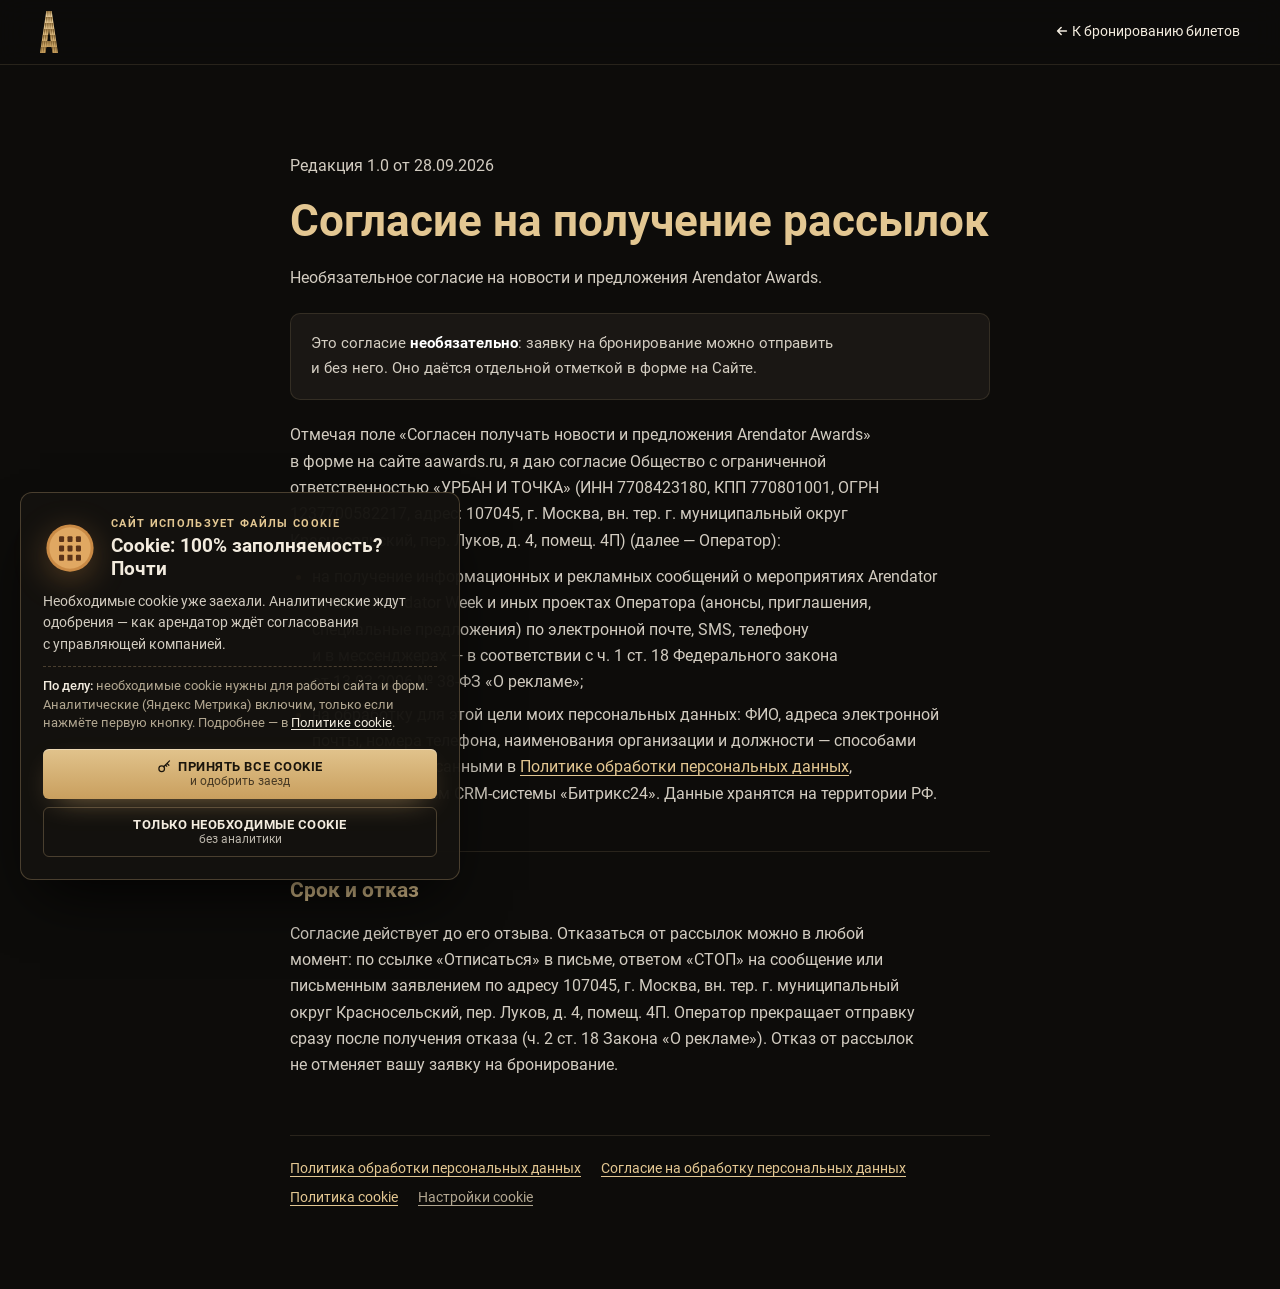
<file: legal/consent-ads.html>
<!doctype html>
<html lang="ru" data-legal-base="">
<head>
  <meta charset="utf-8">
  <meta name="viewport" content="width=device-width, initial-scale=1, viewport-fit=cover">
  <title>Согласие на получение рассылок — Arendator Awards</title>
  <meta name="robots" content="index, follow">
  <meta name="theme-color" content="#0D0C0A">
  <link rel="stylesheet" href="../assets/css/style.css">
</head>
<body class="aa-body">
<div class="aa">
  <header class="aa-doc-top">
    <div class="aa-container">
      <a class="aa-logo-mark" href="../index.html"><img src="../assets/img/logo-mark.svg" alt="Arendator Awards" width="18" height="42"></a>
      <a class="aa-doc-back" href="../index.html"><svg class="aa-arr" viewBox="0 0 16 16" aria-hidden="true"><path d="M13 8H3M7 4 3 8l4 4"/></svg> К бронированию билетов</a>
    </div>
  </header>

  <main class="aa-doc">
    <p class="aa-doc__meta">Редакция <span class="aa-fill is-filled" data-op="docsVersion">1.0</span> от <span class="aa-fill is-filled" data-op="docsDate">28.09.2026</span></p>
    <h1>Согласие на&nbsp;получение рассылок</h1>
    <p class="aa-doc__lead">Необязательное согласие на&nbsp;новости и&nbsp;предложения Arendator Awards.</p>

    <div class="aa-doc__box"><p>Это согласие <strong>необязательно</strong>: заявку на&nbsp;бронирование можно отправить и&nbsp;без него. Оно даётся отдельной отметкой в&nbsp;форме на&nbsp;Сайте.</p></div>

    <p>Отмечая поле «Согласен получать новости и&nbsp;предложения Arendator Awards» в&nbsp;форме на&nbsp;сайте <span class="aa-fill is-filled" data-op="site">aawards.ru</span>, я даю согласие <span class="aa-fill is-filled" data-op="name">Общество с ограниченной ответственностью «УРБАН И ТОЧКА»</span> (ИНН <span class="aa-fill is-filled" data-op="inn">7708423180</span>, КПП <span class="aa-fill is-filled" data-op="kpp">770801001</span>, ОГРН <span class="aa-fill is-filled" data-op="ogrn">1237700582217</span>, адрес: <span class="aa-fill is-filled" data-op="address">107045, г. Москва, вн. тер. г. муниципальный округ Красносельский, пер. Луков, д. 4, помещ. 4П</span>) (далее — Оператор):</p>
    <ul>
      <li>на&nbsp;получение информационных и&nbsp;рекламных сообщений о&nbsp;мероприятиях Arendator Awards, Arendator Week и&nbsp;иных проектах Оператора (анонсы, приглашения, специальные предложения) по&nbsp;электронной почте, SMS, телефону и&nbsp;в&nbsp;мессенджерах — в&nbsp;соответствии с&nbsp;ч.&nbsp;1 ст.&nbsp;18 Федерального закона от&nbsp;13.03.2006 №&nbsp;38-ФЗ «О&nbsp;рекламе»;</li>
      <li>на&nbsp;обработку для этой цели моих персональных данных: ФИО, адреса электронной почты, номера телефона, наименования организации и&nbsp;должности — способами и&nbsp;в&nbsp;порядке, описанными в&nbsp;<a href="privacy.html">Политике обработки персональных данных</a>, с&nbsp;использованием CRM-системы «Битрикс24». Данные хранятся на&nbsp;территории РФ.</li>
    </ul>

    <h2>Срок и&nbsp;отказ</h2>
    <p>Согласие действует до&nbsp;его отзыва. Отказаться от&nbsp;рассылок можно в&nbsp;любой момент: по&nbsp;ссылке «Отписаться» в&nbsp;письме, ответом «СТОП» на&nbsp;сообщение или письменным заявлением по&nbsp;адресу <span class="aa-fill is-filled" data-op="address">107045, г. Москва, вн. тер. г. муниципальный округ Красносельский, пер. Луков, д. 4, помещ. 4П</span>. Оператор прекращает отправку сразу после получения отказа (ч.&nbsp;2 ст.&nbsp;18 Закона «О&nbsp;рекламе»). Отказ от&nbsp;рассылок не&nbsp;отменяет вашу заявку на&nbsp;бронирование.</p>

    <nav class="aa-doc__nav" aria-label="Другие документы"><a href="privacy.html">Политика обработки персональных данных</a> <a href="consent.html">Согласие на обработку персональных данных</a> <a href="cookies.html">Политика cookie</a> <button type="button" data-cookie-settings class="aa-pick__reset" style="margin:0">Настройки cookie</button></nav>
  </main>
</div>
<script src="../assets/js/config.js"></script>
<script src="../assets/js/consent.js"></script>
</body>
</html>
</file>
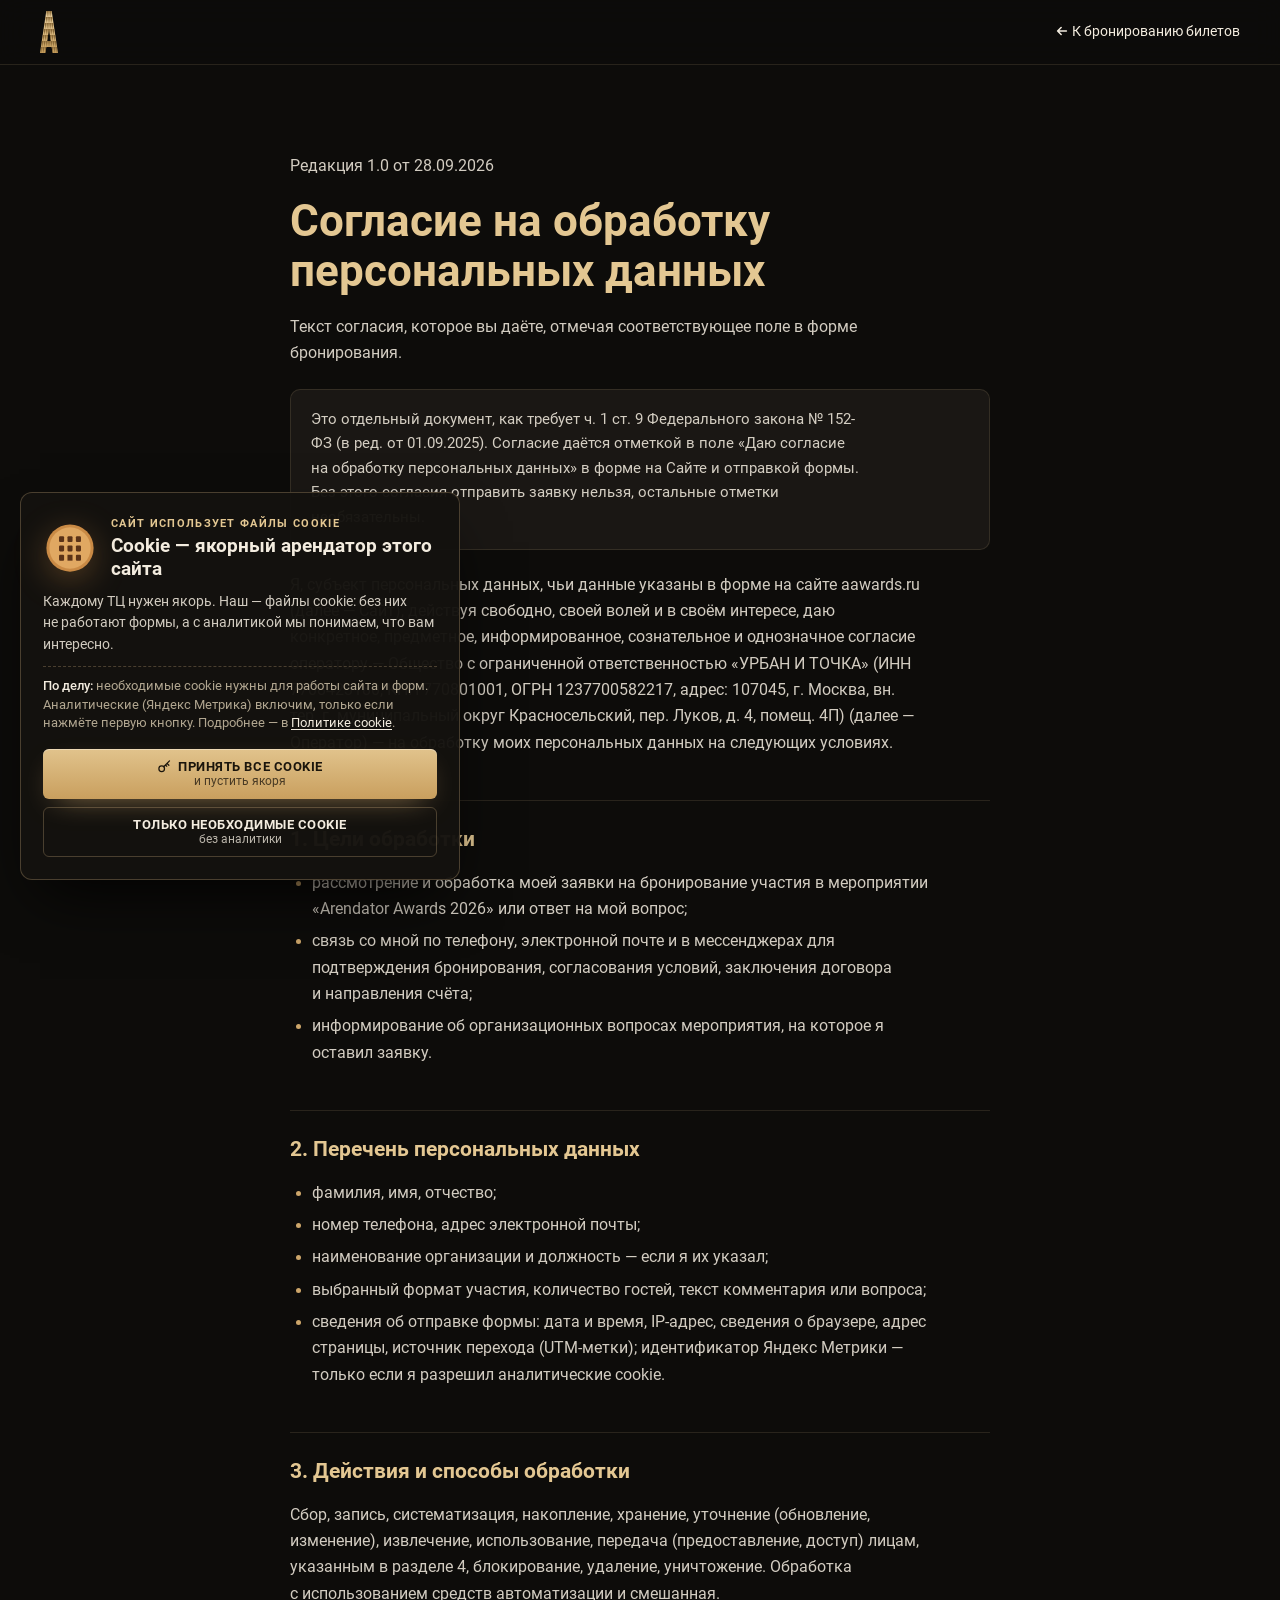
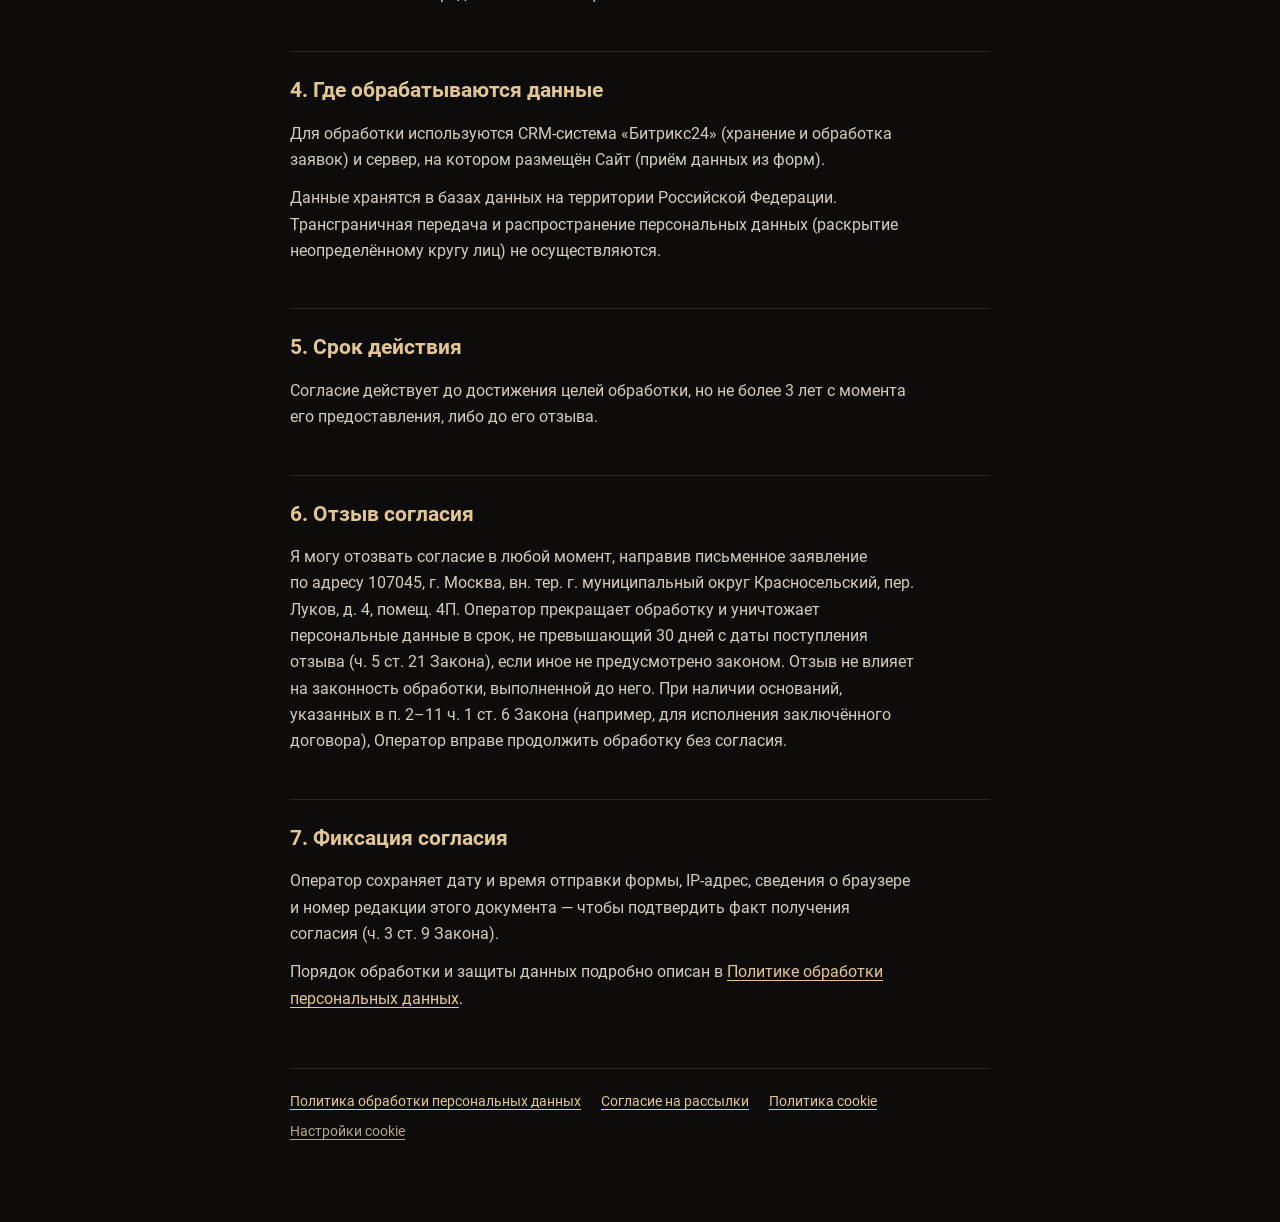
<file: legal/consent.html>
<!doctype html>
<html lang="ru" data-legal-base="">
<head>
  <meta charset="utf-8">
  <meta name="viewport" content="width=device-width, initial-scale=1, viewport-fit=cover">
  <title>Согласие на обработку персональных данных — Arendator Awards</title>
  <meta name="robots" content="index, follow">
  <meta name="theme-color" content="#0D0C0A">
  <link rel="stylesheet" href="../assets/css/style.css">
</head>
<body class="aa-body">
<div class="aa">
  <header class="aa-doc-top">
    <div class="aa-container">
      <a class="aa-logo-mark" href="../index.html"><img src="../assets/img/logo-mark.svg" alt="Arendator Awards" width="18" height="42"></a>
      <a class="aa-doc-back" href="../index.html"><svg class="aa-arr" viewBox="0 0 16 16" aria-hidden="true"><path d="M13 8H3M7 4 3 8l4 4"/></svg> К бронированию билетов</a>
    </div>
  </header>

  <main class="aa-doc">
    <p class="aa-doc__meta">Редакция <span class="aa-fill is-filled" data-op="docsVersion">1.0</span> от <span class="aa-fill is-filled" data-op="docsDate">28.09.2026</span></p>
    <h1>Согласие на&nbsp;обработку персональных данных</h1>
    <p class="aa-doc__lead">Текст согласия, которое вы даёте, отмечая соответствующее поле в&nbsp;форме бронирования.</p>

    <div class="aa-doc__box"><p>Это отдельный документ, как требует ч.&nbsp;1 ст.&nbsp;9 Федерального закона №&nbsp;152-ФЗ (в&nbsp;ред. от&nbsp;01.09.2025). Согласие даётся отметкой в&nbsp;поле «Даю согласие на&nbsp;обработку персональных данных» в&nbsp;форме на&nbsp;Сайте и&nbsp;отправкой формы. Без этого согласия отправить заявку нельзя, остальные отметки необязательны.</p></div>

    <p>Я, субъект персональных данных, чьи данные указаны в&nbsp;форме на&nbsp;сайте <span class="aa-fill is-filled" data-op="site">aawards.ru</span> (далее — Сайт), действуя свободно, своей волей и&nbsp;в&nbsp;своём интересе, даю конкретное, предметное, информированное, сознательное и&nbsp;однозначное согласие оператору — <span class="aa-fill is-filled" data-op="name">Общество с ограниченной ответственностью «УРБАН И ТОЧКА»</span> (ИНН <span class="aa-fill is-filled" data-op="inn">7708423180</span>, КПП <span class="aa-fill is-filled" data-op="kpp">770801001</span>, ОГРН <span class="aa-fill is-filled" data-op="ogrn">1237700582217</span>, адрес: <span class="aa-fill is-filled" data-op="address">107045, г. Москва, вн. тер. г. муниципальный округ Красносельский, пер. Луков, д. 4, помещ. 4П</span>) (далее — Оператор) — на&nbsp;обработку моих персональных данных на&nbsp;следующих условиях.</p>

    <h2>1. Цели обработки</h2>
    <ul>
      <li>рассмотрение и&nbsp;обработка моей заявки на&nbsp;бронирование участия в&nbsp;мероприятии «Arendator Awards 2026» или ответ на&nbsp;мой вопрос;</li>
      <li>связь со&nbsp;мной по&nbsp;телефону, электронной почте и&nbsp;в&nbsp;мессенджерах для подтверждения бронирования, согласования условий, заключения договора и&nbsp;направления счёта;</li>
      <li>информирование об&nbsp;организационных вопросах мероприятия, на&nbsp;которое я оставил заявку.</li>
    </ul>

    <h2>2. Перечень персональных данных</h2>
    <ul>
      <li>фамилия, имя, отчество;</li>
      <li>номер телефона, адрес электронной почты;</li>
      <li>наименование организации и&nbsp;должность — если я их указал;</li>
      <li>выбранный формат участия, количество гостей, текст комментария или вопроса;</li>
      <li>сведения об&nbsp;отправке формы: дата и&nbsp;время, IP-адрес, сведения о&nbsp;браузере, адрес страницы, источник перехода (UTM-метки); идентификатор Яндекс Метрики — только если я разрешил аналитические cookie.</li>
    </ul>

    <h2>3. Действия и&nbsp;способы обработки</h2>
    <p>Сбор, запись, систематизация, накопление, хранение, уточнение (обновление, изменение), извлечение, использование, передача (предоставление, доступ) лицам, указанным в&nbsp;разделе&nbsp;4, блокирование, удаление, уничтожение. Обработка с&nbsp;использованием средств автоматизации и&nbsp;смешанная.</p>

    <h2>4. Где обрабатываются данные</h2>
    <p>Для обработки используются CRM-система «Битрикс24» (хранение и&nbsp;обработка заявок) и&nbsp;сервер, на&nbsp;котором размещён Сайт (приём данных из&nbsp;форм).</p>
    <p>Данные хранятся в&nbsp;базах данных на&nbsp;территории Российской Федерации. Трансграничная передача и&nbsp;распространение персональных данных (раскрытие неопределённому кругу лиц) не&nbsp;осуществляются.</p>

    <h2>5. Срок действия</h2>
    <p>Согласие действует до&nbsp;достижения целей обработки, но&nbsp;не&nbsp;более 3&nbsp;лет с&nbsp;момента его предоставления, либо до&nbsp;его отзыва.</p>

    <h2>6. Отзыв согласия</h2>
    <p>Я могу отозвать согласие в&nbsp;любой момент, направив письменное заявление по&nbsp;адресу <span class="aa-fill is-filled" data-op="address">107045, г. Москва, вн. тер. г. муниципальный округ Красносельский, пер. Луков, д. 4, помещ. 4П</span>. Оператор прекращает обработку и&nbsp;уничтожает персональные данные в&nbsp;срок, не&nbsp;превышающий 30&nbsp;дней с&nbsp;даты поступления отзыва (ч.&nbsp;5 ст.&nbsp;21 Закона), если иное не&nbsp;предусмотрено законом. Отзыв не&nbsp;влияет на&nbsp;законность обработки, выполненной до&nbsp;него. При наличии оснований, указанных в&nbsp;п.&nbsp;2–11 ч.&nbsp;1 ст.&nbsp;6 Закона (например, для исполнения заключённого договора), Оператор вправе продолжить обработку без согласия.</p>

    <h2>7. Фиксация согласия</h2>
    <p>Оператор сохраняет дату и&nbsp;время отправки формы, IP-адрес, сведения о&nbsp;браузере и&nbsp;номер редакции этого документа — чтобы подтвердить факт получения согласия (ч.&nbsp;3 ст.&nbsp;9 Закона).</p>
    <p>Порядок обработки и&nbsp;защиты данных подробно описан в&nbsp;<a href="privacy.html">Политике обработки персональных данных</a>.</p>

    <nav class="aa-doc__nav" aria-label="Другие документы"><a href="privacy.html">Политика обработки персональных данных</a> <a href="consent-ads.html">Согласие на рассылки</a> <a href="cookies.html">Политика cookie</a> <button type="button" data-cookie-settings class="aa-pick__reset" style="margin:0">Настройки cookie</button></nav>
  </main>
</div>
<script src="../assets/js/config.js"></script>
<script src="../assets/js/consent.js"></script>
</body>
</html>
</file>
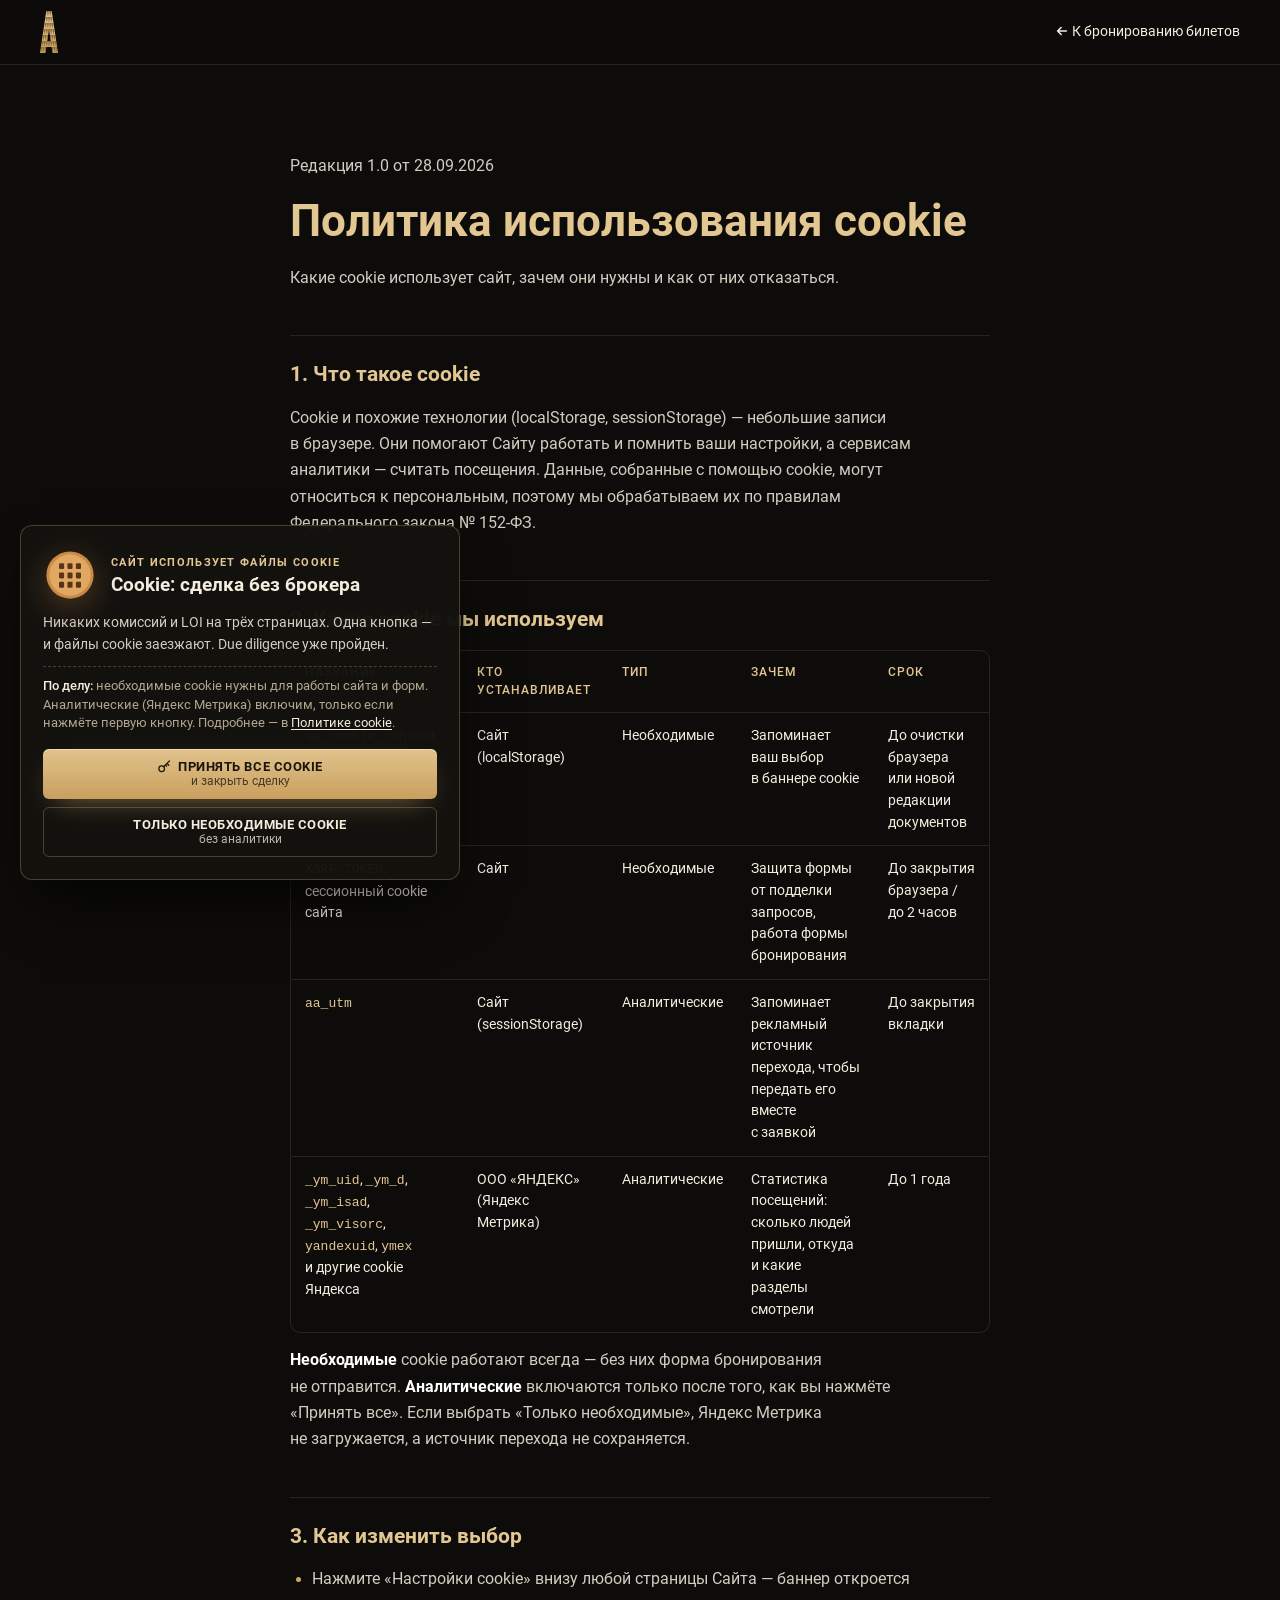
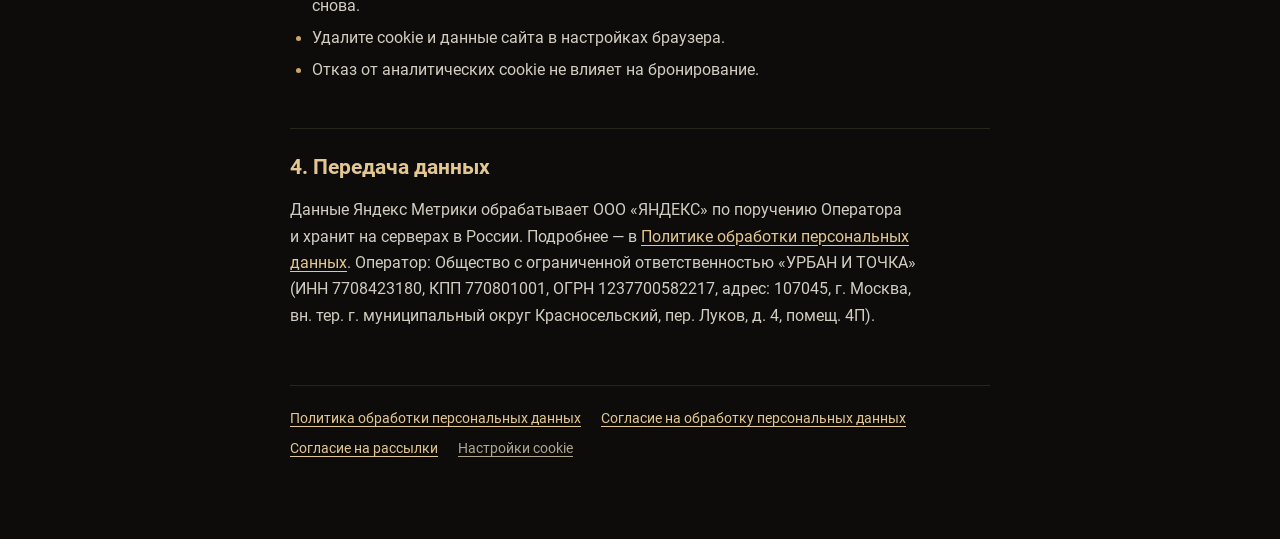
<file: legal/cookies.html>
<!doctype html>
<html lang="ru" data-legal-base="">
<head>
  <meta charset="utf-8">
  <meta name="viewport" content="width=device-width, initial-scale=1, viewport-fit=cover">
  <title>Политика использования cookie — Arendator Awards</title>
  <meta name="robots" content="index, follow">
  <meta name="theme-color" content="#0D0C0A">
  <link rel="stylesheet" href="../assets/css/style.css">
</head>
<body class="aa-body">
<div class="aa">
  <header class="aa-doc-top">
    <div class="aa-container">
      <a class="aa-logo-mark" href="../index.html"><img src="../assets/img/logo-mark.svg" alt="Arendator Awards" width="18" height="42"></a>
      <a class="aa-doc-back" href="../index.html"><svg class="aa-arr" viewBox="0 0 16 16" aria-hidden="true"><path d="M13 8H3M7 4 3 8l4 4"/></svg> К бронированию билетов</a>
    </div>
  </header>

  <main class="aa-doc">
    <p class="aa-doc__meta">Редакция <span class="aa-fill is-filled" data-op="docsVersion">1.0</span> от <span class="aa-fill is-filled" data-op="docsDate">28.09.2026</span></p>
    <h1>Политика использования cookie</h1>
    <p class="aa-doc__lead">Какие cookie использует сайт, зачем они нужны и&nbsp;как от&nbsp;них отказаться.</p>

    <h2>1. Что такое cookie</h2>
    <p>Cookie и&nbsp;похожие технологии (localStorage, sessionStorage) — небольшие записи в&nbsp;браузере. Они помогают Сайту работать и&nbsp;помнить ваши настройки, а&nbsp;сервисам аналитики — считать посещения. Данные, собранные с&nbsp;помощью cookie, могут относиться к&nbsp;персональным, поэтому мы обрабатываем их по&nbsp;правилам Федерального закона №&nbsp;152-ФЗ.</p>

    <h2>2. Какие cookie мы используем</h2>
    <div class="aa-doc__table"><table>
      <thead><tr><th>Название</th><th>Кто устанавливает</th><th>Тип</th><th>Зачем</th><th>Срок</th></tr></thead>
      <tbody>
        <tr><td><code>aa_cookie_consent</code></td><td>Сайт (localStorage)</td><td>Необходимые</td><td>Запоминает ваш выбор в&nbsp;баннере cookie</td><td>До очистки браузера или новой редакции документов</td></tr>
        <tr><td><code>XSRF-TOKEN</code>, сессионный cookie сайта</td><td>Сайт</td><td>Необходимые</td><td>Защита формы от&nbsp;подделки запросов, работа формы бронирования</td><td>До закрытия браузера / до 2&nbsp;часов</td></tr>
        <tr><td><code>aa_utm</code></td><td>Сайт (sessionStorage)</td><td>Аналитические</td><td>Запоминает рекламный источник перехода, чтобы передать его вместе с&nbsp;заявкой</td><td>До закрытия вкладки</td></tr>
        <tr><td><code>_ym_uid</code>, <code>_ym_d</code>, <code>_ym_isad</code>, <code>_ym_visorc</code>, <code>yandexuid</code>, <code>ymex</code> и&nbsp;другие cookie Яндекса</td><td>ООО «ЯНДЕКС» (Яндекс Метрика)</td><td>Аналитические</td><td>Статистика посещений: сколько людей пришли, откуда и&nbsp;какие разделы смотрели</td><td>До 1&nbsp;года</td></tr>
      </tbody>
    </table></div>
    <p><strong>Необходимые</strong> cookie работают всегда — без них форма бронирования не&nbsp;отправится. <strong>Аналитические</strong> включаются только после того, как вы нажмёте «Принять все». Если выбрать «Только необходимые», Яндекс Метрика не&nbsp;загружается, а&nbsp;источник перехода не&nbsp;сохраняется.</p>

    <h2>3. Как изменить выбор</h2>
    <ul>
      <li>Нажмите «Настройки cookie» внизу любой страницы Сайта — баннер откроется снова.</li>
      <li>Удалите cookie и&nbsp;данные сайта в&nbsp;настройках браузера.</li>
      <li>Отказ от&nbsp;аналитических cookie не&nbsp;влияет на&nbsp;бронирование.</li>
    </ul>

    <h2>4. Передача данных</h2>
    <p>Данные Яндекс Метрики обрабатывает ООО «ЯНДЕКС» по&nbsp;поручению Оператора и&nbsp;хранит на&nbsp;серверах в&nbsp;России. Подробнее — в&nbsp;<a href="privacy.html">Политике обработки персональных данных</a>. Оператор: <span class="aa-fill is-filled" data-op="name">Общество с ограниченной ответственностью «УРБАН И ТОЧКА»</span> (ИНН <span class="aa-fill is-filled" data-op="inn">7708423180</span>, КПП <span class="aa-fill is-filled" data-op="kpp">770801001</span>, ОГРН <span class="aa-fill is-filled" data-op="ogrn">1237700582217</span>, адрес: <span class="aa-fill is-filled" data-op="address">107045, г. Москва, вн. тер. г. муниципальный округ Красносельский, пер. Луков, д. 4, помещ. 4П</span>).</p>

    <nav class="aa-doc__nav" aria-label="Другие документы"><a href="privacy.html">Политика обработки персональных данных</a> <a href="consent.html">Согласие на обработку персональных данных</a> <a href="consent-ads.html">Согласие на рассылки</a> <button type="button" data-cookie-settings class="aa-pick__reset" style="margin:0">Настройки cookie</button></nav>
  </main>
</div>
<script src="../assets/js/config.js"></script>
<script src="../assets/js/consent.js"></script>
</body>
</html>
</file>
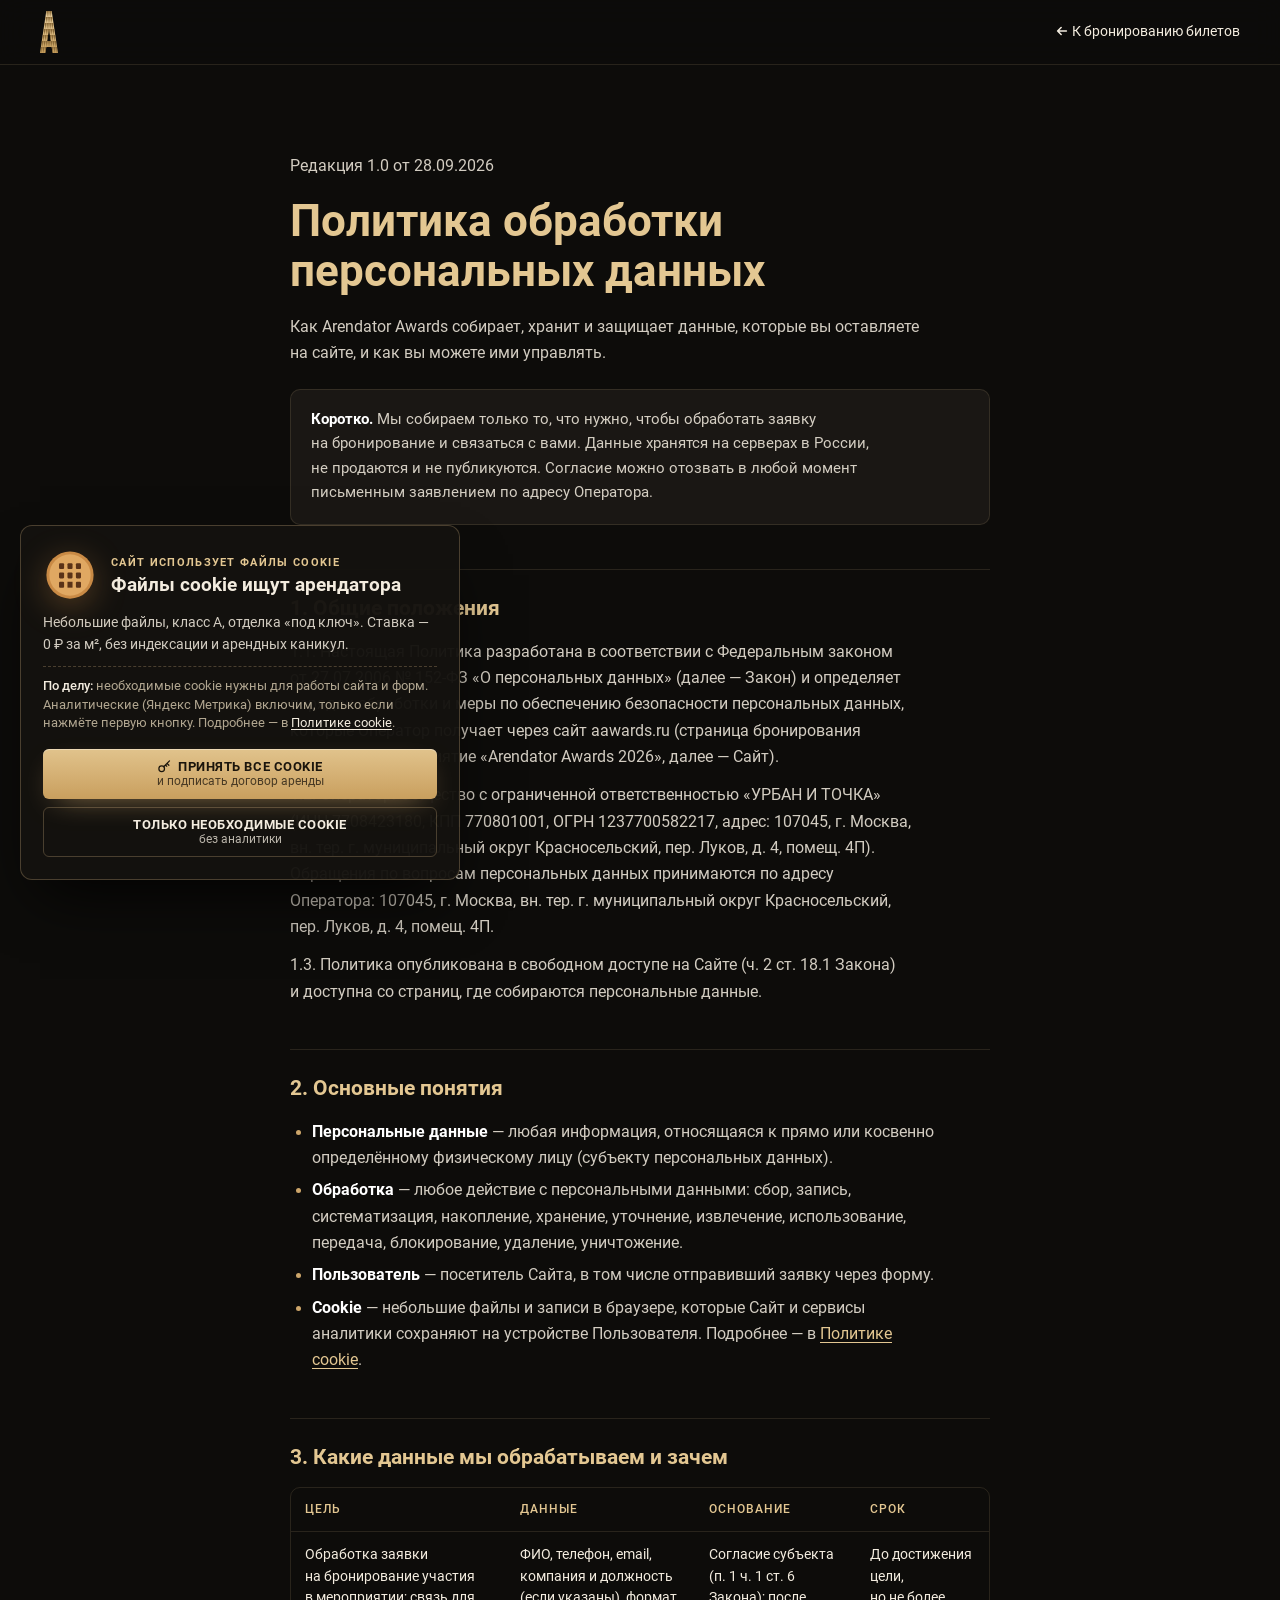
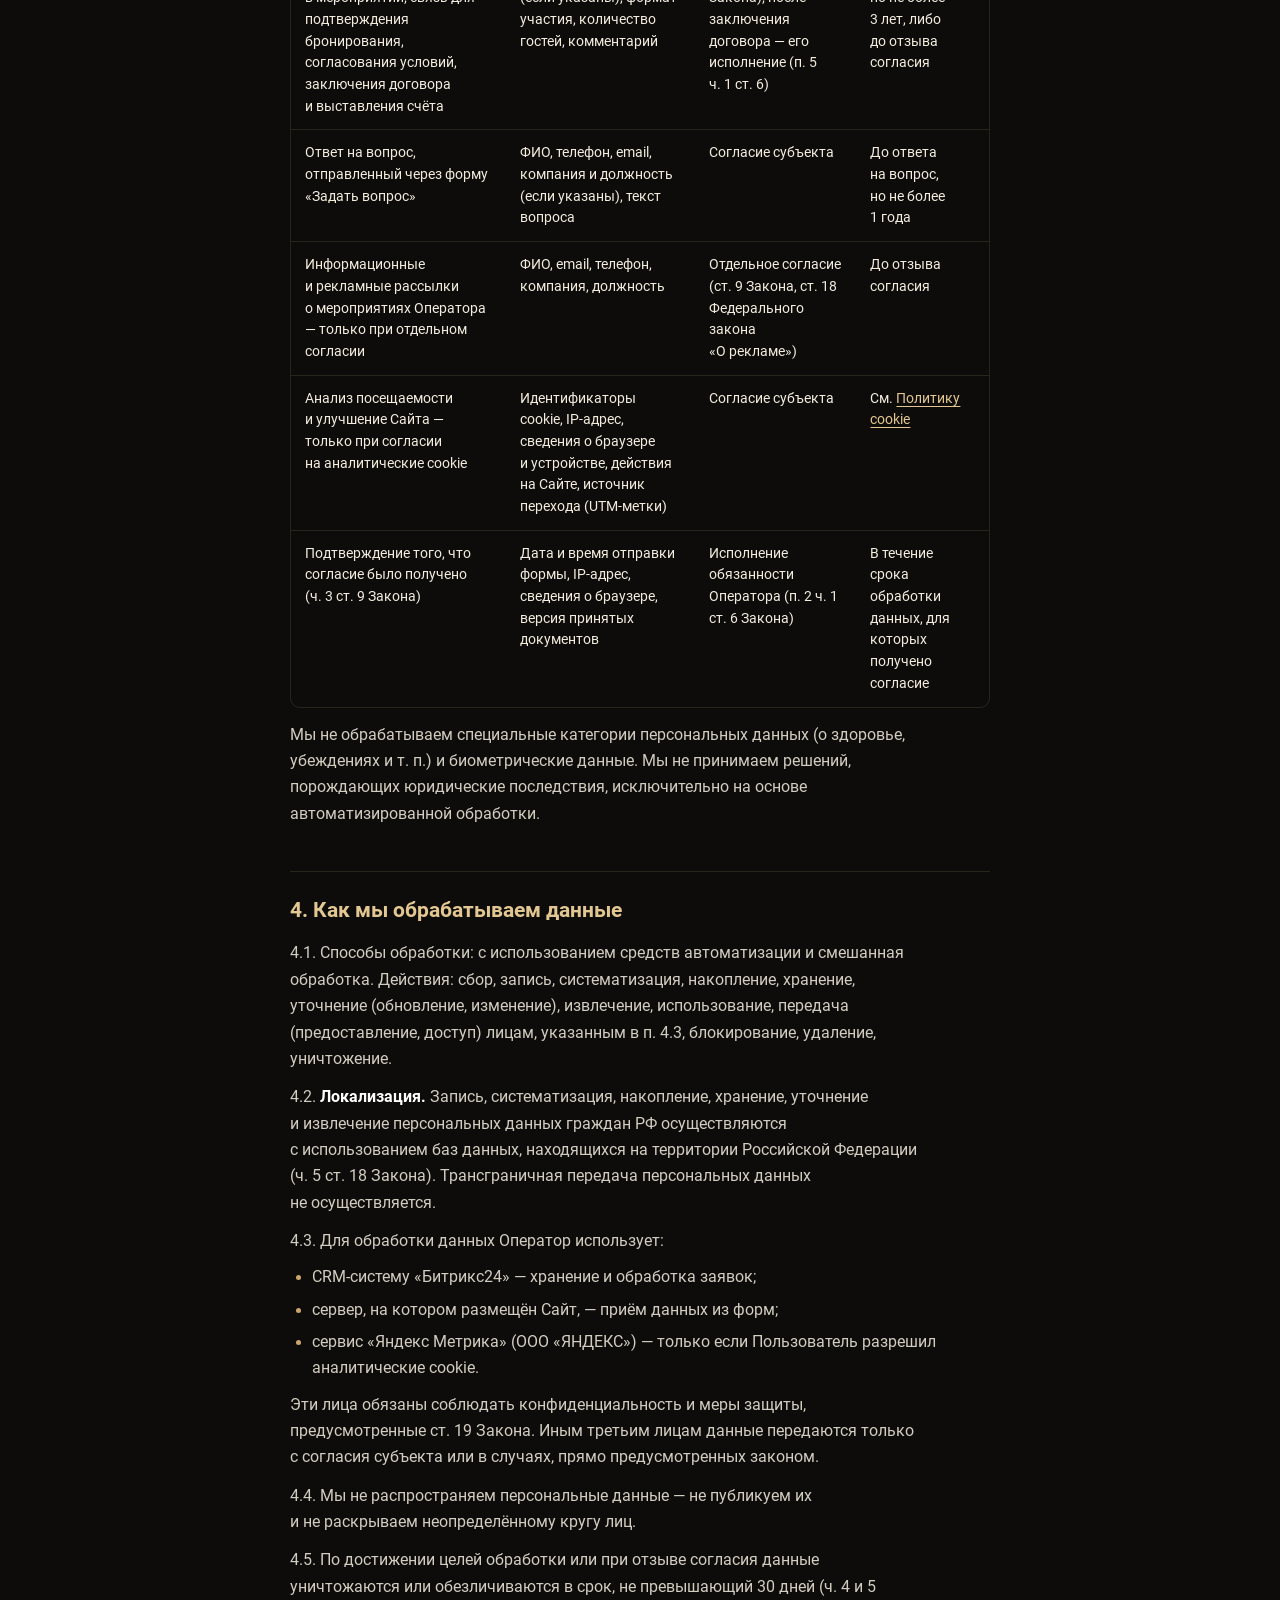
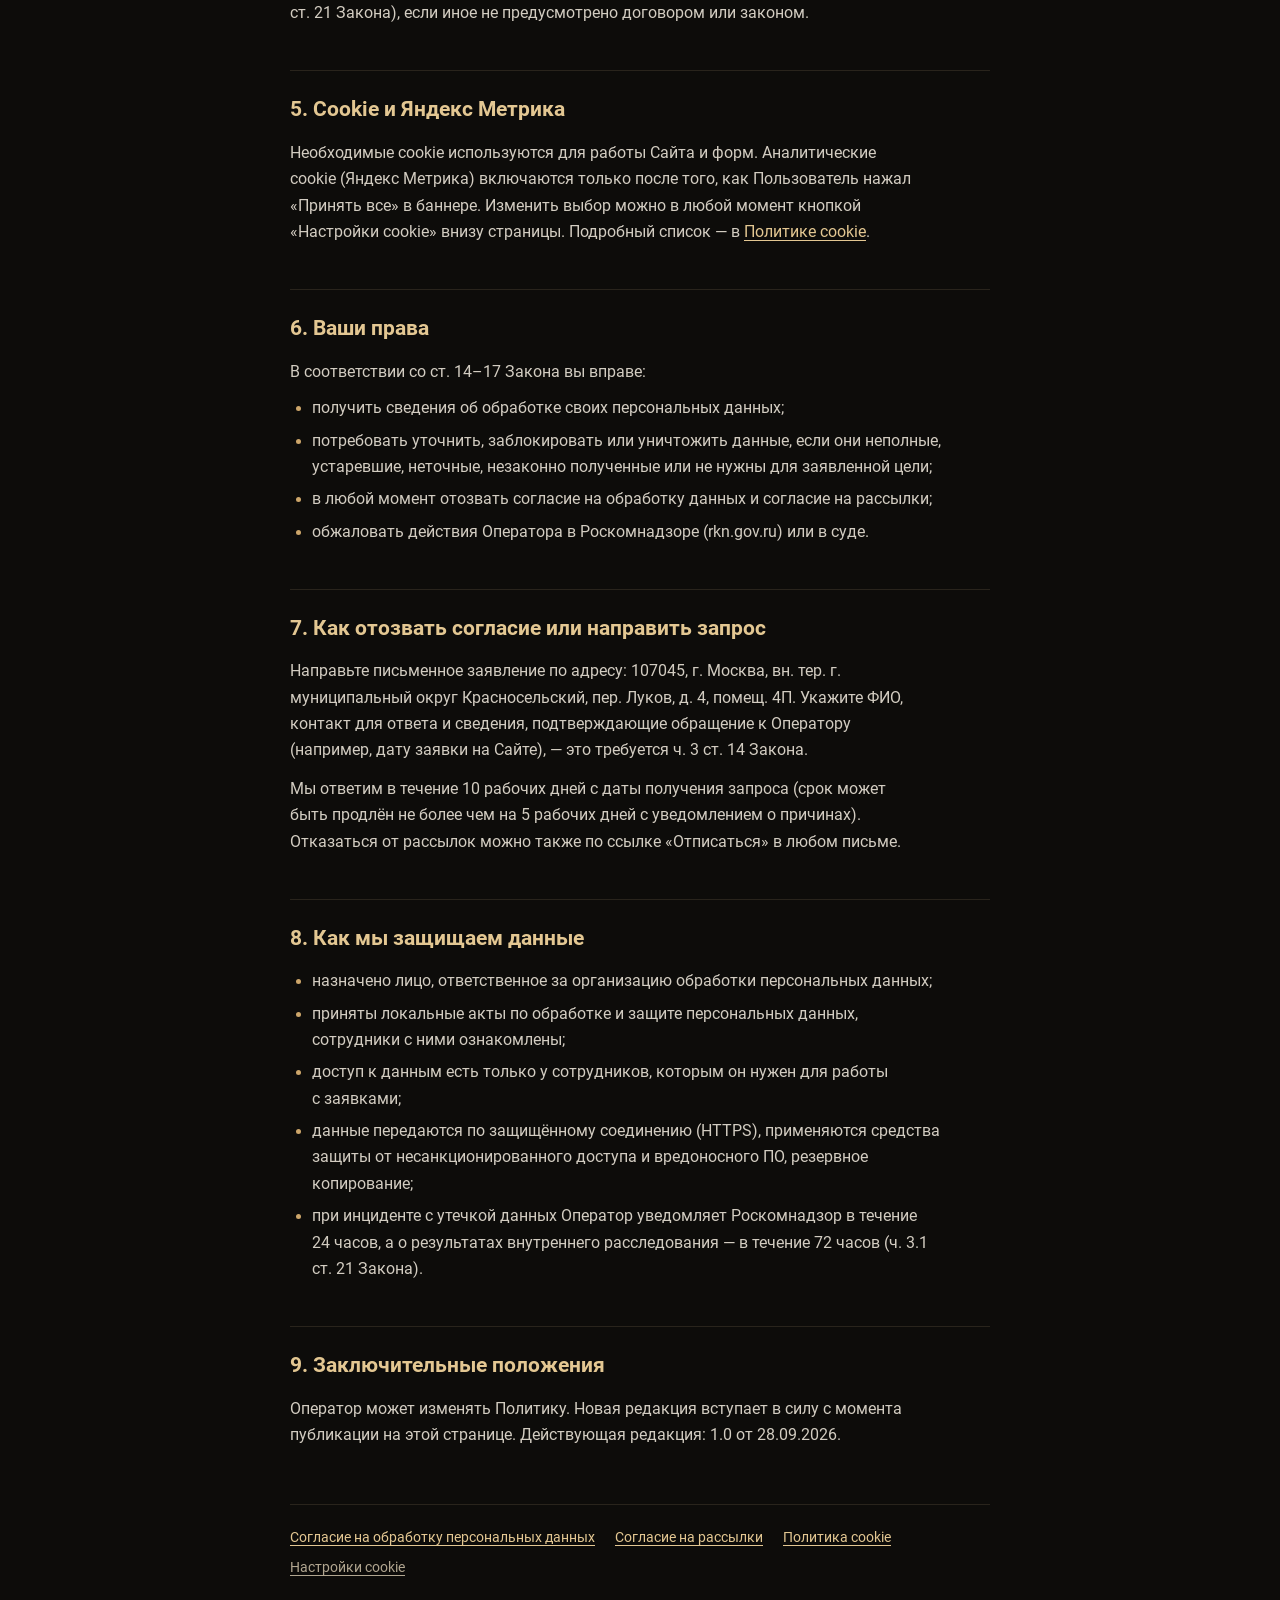
<file: legal/privacy.html>
<!doctype html>
<html lang="ru" data-legal-base="">
<head>
  <meta charset="utf-8">
  <meta name="viewport" content="width=device-width, initial-scale=1, viewport-fit=cover">
  <title>Политика обработки персональных данных — Arendator Awards</title>
  <meta name="robots" content="index, follow">
  <meta name="theme-color" content="#0D0C0A">
  <link rel="stylesheet" href="../assets/css/style.css">
</head>
<body class="aa-body">
<div class="aa">
  <header class="aa-doc-top">
    <div class="aa-container">
      <a class="aa-logo-mark" href="../index.html"><img src="../assets/img/logo-mark.svg" alt="Arendator Awards" width="18" height="42"></a>
      <a class="aa-doc-back" href="../index.html"><svg class="aa-arr" viewBox="0 0 16 16" aria-hidden="true"><path d="M13 8H3M7 4 3 8l4 4"/></svg> К бронированию билетов</a>
    </div>
  </header>

  <main class="aa-doc">
    <p class="aa-doc__meta">Редакция <span class="aa-fill is-filled" data-op="docsVersion">1.0</span> от <span class="aa-fill is-filled" data-op="docsDate">28.09.2026</span></p>
    <h1>Политика обработки персональных данных</h1>
    <p class="aa-doc__lead">Как Arendator Awards собирает, хранит и&nbsp;защищает данные, которые вы оставляете на&nbsp;сайте, и&nbsp;как вы можете ими управлять.</p>

    <div class="aa-doc__box"><p><strong>Коротко.</strong> Мы собираем только то, что нужно, чтобы обработать заявку на&nbsp;бронирование и&nbsp;связаться с&nbsp;вами. Данные хранятся на&nbsp;серверах в&nbsp;России, не&nbsp;продаются и&nbsp;не&nbsp;публикуются. Согласие можно отозвать в&nbsp;любой момент письменным заявлением по&nbsp;адресу Оператора.</p></div>

    <h2>1. Общие положения</h2>
    <p>1.1. Настоящая Политика разработана в&nbsp;соответствии с&nbsp;Федеральным законом от&nbsp;27.07.2006 №&nbsp;152-ФЗ «О&nbsp;персональных данных» (далее — Закон) и&nbsp;определяет порядок обработки и&nbsp;меры по&nbsp;обеспечению безопасности персональных данных, которые Оператор получает через сайт <span class="aa-fill is-filled" data-op="site">aawards.ru</span> (страница бронирования билетов на&nbsp;мероприятие «Arendator Awards 2026», далее — Сайт).</p>
    <p>1.2. Оператор: <span class="aa-fill is-filled" data-op="name">Общество с ограниченной ответственностью «УРБАН И ТОЧКА»</span> (ИНН <span class="aa-fill is-filled" data-op="inn">7708423180</span>, КПП <span class="aa-fill is-filled" data-op="kpp">770801001</span>, ОГРН <span class="aa-fill is-filled" data-op="ogrn">1237700582217</span>, адрес: <span class="aa-fill is-filled" data-op="address">107045, г. Москва, вн. тер. г. муниципальный округ Красносельский, пер. Луков, д. 4, помещ. 4П</span>). Обращения по&nbsp;вопросам персональных данных принимаются по&nbsp;адресу Оператора: <span class="aa-fill is-filled" data-op="address">107045, г. Москва, вн. тер. г. муниципальный округ Красносельский, пер. Луков, д. 4, помещ. 4П</span>.</p>
    <p>1.3. Политика опубликована в&nbsp;свободном доступе на&nbsp;Сайте (ч.&nbsp;2 ст.&nbsp;18.1 Закона) и&nbsp;доступна со&nbsp;страниц, где собираются персональные данные.</p>

    <h2>2. Основные понятия</h2>
    <ul>
      <li><strong>Персональные данные</strong> — любая информация, относящаяся к&nbsp;прямо или косвенно определённому физическому лицу (субъекту персональных данных).</li>
      <li><strong>Обработка</strong> — любое действие с&nbsp;персональными данными: сбор, запись, систематизация, накопление, хранение, уточнение, извлечение, использование, передача, блокирование, удаление, уничтожение.</li>
      <li><strong>Пользователь</strong> — посетитель Сайта, в&nbsp;том числе отправивший заявку через форму.</li>
      <li><strong>Cookie</strong> — небольшие файлы и&nbsp;записи в&nbsp;браузере, которые Сайт и&nbsp;сервисы аналитики сохраняют на&nbsp;устройстве Пользователя. Подробнее — в&nbsp;<a href="cookies.html">Политике cookie</a>.</li>
    </ul>

    <h2>3. Какие данные мы обрабатываем и&nbsp;зачем</h2>
    <div class="aa-doc__table"><table>
      <thead><tr><th>Цель</th><th>Данные</th><th>Основание</th><th>Срок</th></tr></thead>
      <tbody>
        <tr><td>Обработка заявки на&nbsp;бронирование участия в&nbsp;мероприятии; связь для подтверждения бронирования, согласования условий, заключения договора и&nbsp;выставления счёта</td><td>ФИО, телефон, email, компания и&nbsp;должность (если указаны), формат участия, количество гостей, комментарий</td><td>Согласие субъекта (п.&nbsp;1 ч.&nbsp;1 ст.&nbsp;6 Закона); после заключения договора — его исполнение (п.&nbsp;5 ч.&nbsp;1 ст.&nbsp;6)</td><td>До достижения цели, но&nbsp;не&nbsp;более 3&nbsp;лет, либо до&nbsp;отзыва согласия</td></tr>
        <tr><td>Ответ на&nbsp;вопрос, отправленный через форму «Задать вопрос»</td><td>ФИО, телефон, email, компания и&nbsp;должность (если указаны), текст вопроса</td><td>Согласие субъекта</td><td>До ответа на&nbsp;вопрос, но&nbsp;не&nbsp;более 1&nbsp;года</td></tr>
        <tr><td>Информационные и&nbsp;рекламные рассылки о&nbsp;мероприятиях Оператора — только при отдельном согласии</td><td>ФИО, email, телефон, компания, должность</td><td>Отдельное согласие (ст.&nbsp;9 Закона, ст.&nbsp;18 Федерального закона «О&nbsp;рекламе»)</td><td>До&nbsp;отзыва согласия</td></tr>
        <tr><td>Анализ посещаемости и&nbsp;улучшение Сайта — только при согласии на&nbsp;аналитические cookie</td><td>Идентификаторы cookie, IP-адрес, сведения о&nbsp;браузере и&nbsp;устройстве, действия на&nbsp;Сайте, источник перехода (UTM-метки)</td><td>Согласие субъекта</td><td>См. <a href="cookies.html">Политику cookie</a></td></tr>
        <tr><td>Подтверждение того, что согласие было получено (ч.&nbsp;3 ст.&nbsp;9 Закона)</td><td>Дата и&nbsp;время отправки формы, IP-адрес, сведения о&nbsp;браузере, версия принятых документов</td><td>Исполнение обязанности Оператора (п.&nbsp;2 ч.&nbsp;1 ст.&nbsp;6 Закона)</td><td>В&nbsp;течение срока обработки данных, для которых получено согласие</td></tr>
      </tbody>
    </table></div>
    <p>Мы не&nbsp;обрабатываем специальные категории персональных данных (о&nbsp;здоровье, убеждениях и&nbsp;т.&nbsp;п.) и&nbsp;биометрические данные. Мы не&nbsp;принимаем решений, порождающих юридические последствия, исключительно на&nbsp;основе автоматизированной обработки.</p>

    <h2>4. Как мы обрабатываем данные</h2>
    <p>4.1. Способы обработки: с&nbsp;использованием средств автоматизации и&nbsp;смешанная обработка. Действия: сбор, запись, систематизация, накопление, хранение, уточнение (обновление, изменение), извлечение, использование, передача (предоставление, доступ) лицам, указанным в&nbsp;п.&nbsp;4.3, блокирование, удаление, уничтожение.</p>
    <p>4.2. <strong>Локализация.</strong> Запись, систематизация, накопление, хранение, уточнение и&nbsp;извлечение персональных данных граждан РФ осуществляются с&nbsp;использованием баз данных, находящихся на&nbsp;территории Российской Федерации (ч.&nbsp;5 ст.&nbsp;18 Закона). Трансграничная передача персональных данных не&nbsp;осуществляется.</p>
    <p>4.3. Для обработки данных Оператор использует:</p>
    <ul>
      <li>CRM-систему «Битрикс24» — хранение и&nbsp;обработка заявок;</li>
      <li>сервер, на&nbsp;котором размещён Сайт, — приём данных из&nbsp;форм;</li>
      <li>сервис «Яндекс Метрика» (ООО «ЯНДЕКС») — только если Пользователь разрешил аналитические cookie.</li>
    </ul>
    <p>Эти лица обязаны соблюдать конфиденциальность и&nbsp;меры защиты, предусмотренные ст.&nbsp;19 Закона. Иным третьим лицам данные передаются только с&nbsp;согласия субъекта или в&nbsp;случаях, прямо предусмотренных законом.</p>
    <p>4.4. Мы не&nbsp;распространяем персональные данные — не&nbsp;публикуем их и&nbsp;не&nbsp;раскрываем неопределённому кругу лиц.</p>
    <p>4.5. По&nbsp;достижении целей обработки или при отзыве согласия данные уничтожаются или обезличиваются в&nbsp;срок, не&nbsp;превышающий 30&nbsp;дней (ч.&nbsp;4 и&nbsp;5 ст.&nbsp;21 Закона), если иное не&nbsp;предусмотрено договором или законом.</p>

    <h2>5. Cookie и&nbsp;Яндекс Метрика</h2>
    <p>Необходимые cookie используются для работы Сайта и&nbsp;форм. Аналитические cookie (Яндекс Метрика) включаются только после того, как Пользователь нажал «Принять все» в&nbsp;баннере. Изменить выбор можно в&nbsp;любой момент кнопкой «Настройки cookie» внизу страницы. Подробный список — в&nbsp;<a href="cookies.html">Политике cookie</a>.</p>

    <h2>6. Ваши права</h2>
    <p>В&nbsp;соответствии со&nbsp;ст.&nbsp;14–17 Закона вы вправе:</p>
    <ul>
      <li>получить сведения об&nbsp;обработке своих персональных данных;</li>
      <li>потребовать уточнить, заблокировать или уничтожить данные, если они неполные, устаревшие, неточные, незаконно полученные или не&nbsp;нужны для заявленной цели;</li>
      <li>в&nbsp;любой момент отозвать согласие на&nbsp;обработку данных и&nbsp;согласие на&nbsp;рассылки;</li>
      <li>обжаловать действия Оператора в&nbsp;Роскомнадзоре (rkn.gov.ru) или в&nbsp;суде.</li>
    </ul>

    <h2>7. Как отозвать согласие или направить запрос</h2>
    <p>Направьте письменное заявление по&nbsp;адресу: <span class="aa-fill is-filled" data-op="address">107045, г. Москва, вн. тер. г. муниципальный округ Красносельский, пер. Луков, д. 4, помещ. 4П</span>. Укажите ФИО, контакт для ответа и&nbsp;сведения, подтверждающие обращение к&nbsp;Оператору (например, дату заявки на&nbsp;Сайте), — это требуется ч.&nbsp;3 ст.&nbsp;14 Закона.</p>
    <p>Мы ответим в&nbsp;течение 10&nbsp;рабочих дней с&nbsp;даты получения запроса (срок может быть продлён не&nbsp;более чем на&nbsp;5&nbsp;рабочих дней с&nbsp;уведомлением о&nbsp;причинах). Отказаться от&nbsp;рассылок можно также по&nbsp;ссылке «Отписаться» в&nbsp;любом письме.</p>

    <h2>8. Как мы защищаем данные</h2>
    <ul>
      <li>назначено лицо, ответственное за&nbsp;организацию обработки персональных данных;</li>
      <li>приняты локальные акты по&nbsp;обработке и&nbsp;защите персональных данных, сотрудники с&nbsp;ними ознакомлены;</li>
      <li>доступ к&nbsp;данным есть только у&nbsp;сотрудников, которым он нужен для работы с&nbsp;заявками;</li>
      <li>данные передаются по&nbsp;защищённому соединению (HTTPS), применяются средства защиты от&nbsp;несанкционированного доступа и&nbsp;вредоносного ПО, резервное копирование;</li>
      <li>при инциденте с&nbsp;утечкой данных Оператор уведомляет Роскомнадзор в&nbsp;течение 24&nbsp;часов, а&nbsp;о&nbsp;результатах внутреннего расследования — в&nbsp;течение 72&nbsp;часов (ч.&nbsp;3.1 ст.&nbsp;21 Закона).</li>
    </ul>

    <h2>9. Заключительные положения</h2>
    <p>Оператор может изменять Политику. Новая редакция вступает в&nbsp;силу с&nbsp;момента публикации на&nbsp;этой странице. Действующая редакция: <span class="aa-fill is-filled" data-op="docsVersion">1.0</span> от&nbsp;<span class="aa-fill is-filled" data-op="docsDate">28.09.2026</span>.</p>

    <nav class="aa-doc__nav" aria-label="Другие документы"><a href="consent.html">Согласие на обработку персональных данных</a> <a href="consent-ads.html">Согласие на рассылки</a> <a href="cookies.html">Политика cookie</a> <button type="button" data-cookie-settings class="aa-pick__reset" style="margin:0">Настройки cookie</button></nav>
  </main>
</div>
<script src="../assets/js/config.js"></script>
<script src="../assets/js/consent.js"></script>
</body>
</html>
</file>
<file: assets/css/style.css>
/* ==========================================================================
   ARENDATOR AWARDS 2026 — лендинг бронирования билетов
   Дизайн по макету: чёрный + золото, светлые кремовые секции.
   Шрифт — ТОЛЬКО Roboto из файла заказчика (assets/fonts/source/Roboto.rar), локально.
   Другие шрифты не подключать.
   Все классы — с префиксом aa-, сбросы — внутри .aa (конфликтов с Bootstrap сайта нет).
   ========================================================================== */

/* ---------- шрифты ---------- */
@font-face { font-family: 'Roboto'; font-style: normal; font-weight: 300; font-display: swap; src: url('../fonts/roboto-light.woff2') format('woff2'); }
@font-face { font-family: 'Roboto'; font-style: normal; font-weight: 400; font-display: swap; src: url('../fonts/roboto-regular.woff2') format('woff2'); }
@font-face { font-family: 'Roboto'; font-style: normal; font-weight: 500; font-display: swap; src: url('../fonts/roboto-medium.woff2') format('woff2'); }
@font-face { font-family: 'Roboto'; font-style: normal; font-weight: 600 700; font-display: swap; src: url('../fonts/roboto-bold.woff2') format('woff2'); }
@font-face { font-family: 'Roboto'; font-style: normal; font-weight: 800 900; font-display: swap; src: url('../fonts/roboto-black.woff2') format('woff2'); }

/* ---------- токены ---------- */
.aa {
  --bg: #0D0C0A;
  --bg-2: #12100E;
  --surface: #1A1714;
  --surface-2: #211D18;
  --line: rgba(214, 184, 133, .14);
  --line-2: rgba(214, 184, 133, .28);
  --text: #F3ECDF;
  --muted: #B1A690;
  --dim: #7C7263;

  --gold: #CDA66A;
  --gold-2: #E3C792;
  --gold-3: #A8844B;
  --gold-grad: linear-gradient(180deg, #E1C38C 0%, #C99F5E 100%);
  --on-gold: #1B150C;

  --cream: #F3EDE3;
  --cream-2: #FBF8F2;
  --ink: #17130E;
  --ink-2: #4A4236;
  --ink-muted: #756B5C;

  --error: #E5746B;
  --radius: 10px;
  --radius-sm: 6px;
  --container: 1200px;
  --gutter: clamp(16px, 4vw, 40px);
  --section: clamp(64px, 8vw, 110px);
  --ease: cubic-bezier(.22, 1, .36, 1);

  --font: 'Roboto', Arial, sans-serif;
}

/* ---------- база ---------- */
.aa-body { margin: 0; background: #0D0C0A; }
html { scroll-behavior: smooth; scroll-padding-top: 80px; }
.aa {
  background: var(--bg); color: var(--text);
  font-family: var(--font); font-size: 16px; line-height: 1.55;
  -webkit-text-size-adjust: 100%; -webkit-font-smoothing: antialiased; -moz-osx-font-smoothing: grayscale;
  overflow-x: clip;
}
.aa, .aa *, .aa *::before, .aa *::after { box-sizing: border-box; }
.aa [hidden] { display: none !important; }
:where(.aa) img, :where(.aa) video, :where(.aa) svg { display: block; max-width: 100%; }
:where(.aa) button { font: inherit; color: inherit; background: none; border: 0; cursor: pointer; padding: 0; }
:where(.aa) :is(h1, h2, h3, p, ol, ul, dl, dd, figure, blockquote, fieldset) { margin: 0; padding: 0; }
:where(.aa) :is(ol, ul) { list-style: none; }
:where(.aa) fieldset { border: 0; min-width: 0; }
.aa a, .aa a:hover { color: inherit; text-decoration: none; }
.aa ::selection { background: var(--gold); color: var(--on-gold); }
.aa :focus-visible { outline: 2px solid var(--gold-2); outline-offset: 3px; border-radius: 4px; }

.aa-container { width: 100%; max-width: calc(var(--container) + var(--gutter) * 2); margin: 0 auto; padding: 0 var(--gutter); }
.aa-visually-hidden { position: absolute !important; width: 1px; height: 1px; overflow: hidden; clip: rect(0 0 0 0); white-space: nowrap; }

.aa-section { padding: var(--section) 0; position: relative; }
.aa-light {
  --text: var(--ink); --muted: var(--ink-muted); --dim: #9A8F7E;
  --line: rgba(23, 19, 14, .1); --line-2: rgba(23, 19, 14, .18);
  --surface: #FFFDF9; --surface-2: #F7F1E7;
  background: var(--cream); color: var(--text);
}

.aa-h2 {
  font-family: var(--font); font-weight: 700; text-transform: uppercase;
  font-size: clamp(23px, 2.7vw, 36px); line-height: 1.2; letter-spacing: .04em; text-align: center; text-wrap: balance;
}
.aa-sub { text-align: center; color: var(--muted); max-width: 560px; margin: 14px auto 0; font-size: 15.5px; }
.aa-head { margin-bottom: clamp(32px, 4vw, 52px); }
.aa-eyebrow { font-size: 13px; font-weight: 500; letter-spacing: .12em; text-transform: uppercase; color: var(--gold-2); }

/* ---------- кнопки ---------- */
.aa-btn {
  --h: 52px;
  display: inline-flex; align-items: center; justify-content: center; gap: 10px;
  height: var(--h); padding: 0 28px; border-radius: var(--radius-sm);
  font-size: 13px; font-weight: 700; letter-spacing: .08em; text-transform: uppercase; white-space: nowrap;
  transition: transform .4s var(--ease), box-shadow .4s var(--ease), background .4s var(--ease), color .3s, border-color .3s, filter .3s;
}
.aa-btn:active { transform: scale(.98); }
.aa-btn--gold { background: var(--gold-grad); color: var(--on-gold); box-shadow: 0 10px 30px -14px rgba(205, 166, 106, .8), inset 0 1px 0 rgba(255, 255, 255, .35); }
.aa-btn--gold:hover { filter: brightness(1.06); box-shadow: 0 16px 40px -14px rgba(205, 166, 106, .9), inset 0 1px 0 rgba(255, 255, 255, .4); transform: translateY(-1px); }
.aa-btn--outline { border: 1px solid var(--gold); color: var(--gold-2); background: rgba(205, 166, 106, .06); }
.aa-btn--outline:hover { background: var(--gold); color: var(--on-gold); }
.aa-btn--ghost { border: 1px solid var(--line-2); color: var(--text); }
.aa-btn--ghost:hover { border-color: var(--gold); color: var(--gold-2); }
.aa-btn--sm { --h: 40px; padding: 0 18px; font-size: 12px; }
.aa-btn--lg { --h: 58px; padding: 0 36px; }
.aa-btn--block { width: 100%; }
.aa-btn svg { width: 16px; height: 16px; fill: none; stroke: currentColor; stroke-width: 1.8; stroke-linecap: round; stroke-linejoin: round; transition: transform .4s var(--ease); }
.aa-btn:hover svg { transform: translateX(3px); }
.aa-btn.is-loading { pointer-events: none; opacity: .7; }
.aa-link { font-size: 14px; color: var(--muted); text-decoration: underline; text-underline-offset: 4px; text-decoration-color: rgba(205, 166, 106, .5); transition: color .3s; }
.aa-link:hover { color: var(--gold-2); }

/* ---------- логотип ---------- */
.aa-logo-mark { display: inline-flex; align-items: center; gap: 10px; flex-shrink: 0; }
.aa-logo-mark__a { font-family: var(--font); font-size: 36px; line-height: 1; font-weight: 300; color: var(--gold-2); }
.aa-logo-mark__t { font-size: 11px; line-height: 1.15; font-weight: 700; letter-spacing: .1em; text-transform: uppercase; color: var(--text); }
.aa-logo-mark img { height: 38px; width: auto; }
.aa-logo-mark img ~ span { display: none; }

/* ---------- навигация ---------- */
.aa-nav { position: fixed; inset: 0 0 auto; z-index: 100; transition: background-color .4s, border-color .4s, transform .5s var(--ease); border-bottom: 1px solid transparent; }
.aa-nav.is-scrolled { background: rgba(13, 12, 10, .88); backdrop-filter: blur(14px); -webkit-backdrop-filter: blur(14px); border-bottom-color: var(--line); }
.aa-nav.is-hidden { transform: translateY(-100%); }
.aa-nav__inner { display: flex; align-items: center; gap: 28px; height: 76px; }
.aa-nav__menu { display: flex; gap: 26px; margin-left: auto; }
.aa-nav__menu a { font-size: 12px; font-weight: 500; letter-spacing: .1em; text-transform: uppercase; color: rgba(243, 236, 223, .82); transition: color .3s; }
.aa-nav__menu a:hover { color: var(--gold-2); }
.aa-nav__burger { display: none; width: 44px; height: 44px; position: relative; margin-left: auto; }
.aa-nav__burger span { position: absolute; left: 11px; right: 11px; height: 1.5px; background: var(--gold-2); transition: transform .4s var(--ease), top .4s var(--ease); }
.aa-nav__burger span:first-child { top: 18px; }
.aa-nav__burger span:last-child { top: 25px; }
.aa-nav.is-open .aa-nav__burger span { top: 21.5px; }
.aa-nav.is-open .aa-nav__burger span:first-child { transform: rotate(45deg); }
.aa-nav.is-open .aa-nav__burger span:last-child { transform: rotate(-45deg); }

/* ==========================================================================
   01 · ПЕРВЫЙ ЭКРАН
   ========================================================================== */
.aa-hero { position: relative; isolation: isolate; overflow: hidden; min-height: min(100svh, 860px); display: flex; align-items: center; padding: 120px 0 72px; }
.aa-hero__media { position: absolute; inset: 0; z-index: -2; }
.aa-hero__media img { width: 100%; height: 100%; object-fit: cover; object-position: 60% 40%; transform: scale(1.08); animation: heroZoom 2.6s var(--ease) forwards; }
@keyframes heroZoom { to { transform: scale(1); } }
.aa-hero__veil { position: absolute; inset: 0; z-index: -1; background:
  linear-gradient(90deg, rgba(13, 12, 10, .96) 0%, rgba(13, 12, 10, .82) 38%, rgba(13, 12, 10, .25) 70%, rgba(13, 12, 10, .45) 100%),
  linear-gradient(180deg, rgba(13, 12, 10, .5) 0%, transparent 25%, transparent 70%, var(--bg) 100%); }
.aa-hero__content { max-width: 640px; }
.aa-hero__date { font-size: 14px; font-weight: 500; letter-spacing: .12em; text-transform: uppercase; color: var(--gold-2); }
.aa-hero__title {
  font-family: var(--font); font-weight: 300; text-transform: uppercase;
  font-size: clamp(38px, 5.6vw, 72px); line-height: 1.06; letter-spacing: .03em; margin-top: 18px; color: #EBD2A2;
}
@supports (-webkit-background-clip: text) or (background-clip: text) {
  .aa-hero__title { background: linear-gradient(180deg, #F3E0B8 0%, #CFA868 100%); -webkit-background-clip: text; background-clip: text; color: transparent; }
}
.aa-hero__lead { font-size: clamp(19px, 2vw, 26px); font-weight: 500; line-height: 1.3; margin-top: 20px; max-width: 480px; }
.aa-hero__utp { display: flex; gap: 32px; margin-top: 34px; flex-wrap: wrap; }
.aa-hero__utp li { display: flex; align-items: center; gap: 12px; font-size: 14px; line-height: 1.3; color: rgba(243, 236, 223, .88); }
.aa-hero__utp svg { width: 34px; height: 34px; flex-shrink: 0; fill: none; stroke: var(--gold); stroke-width: 1.3; stroke-linecap: round; stroke-linejoin: round; }
.aa-hero__actions { display: flex; align-items: center; gap: 28px; margin-top: 38px; flex-wrap: wrap; }
.aa-hero__actions .aa-btn { min-width: 250px; }

/* иконки в кружке */
.aa-ico { width: 56px; height: 56px; border-radius: 50%; display: grid; place-items: center; background: radial-gradient(circle at 30% 25%, #FFF6E5, #EBD9B8); box-shadow: 0 0 0 1px rgba(168, 132, 75, .25), 0 8px 18px -10px rgba(120, 90, 40, .5); flex-shrink: 0; }
.aa-ico svg { width: 28px; height: 28px; fill: none; stroke: var(--gold-3); stroke-width: 1.4; stroke-linecap: round; stroke-linejoin: round; }

/* ==========================================================================
   02 · ТРИ ПРИЧИНЫ
   ========================================================================== */
.aa-reasons__grid { display: grid; grid-template-columns: repeat(3, 1fr); gap: 20px; }
.aa-reason { display: flex; flex-direction: column; }
.aa-reason__head { display: flex; gap: 16px; align-items: flex-start; min-height: 112px; position: relative; }
.aa-reason__head::after { content: ""; position: absolute; left: 28px; top: 60px; bottom: -8px; width: 1px; background: linear-gradient(var(--gold-3), transparent); opacity: .5; }
.aa-reason__title { font-size: 15px; font-weight: 700; letter-spacing: .08em; text-transform: uppercase; margin-top: 4px; }
.aa-reason__text { font-size: 15px; color: var(--ink-2); line-height: 1.5; margin-top: 8px; }
.aa-reason__photo { margin-top: 14px; border-radius: var(--radius); overflow: hidden; aspect-ratio: 16 / 10; box-shadow: 0 18px 36px -24px rgba(40, 28, 10, .55); }
.aa-reason__photo img { width: 100%; height: 100%; object-fit: cover; transition: transform 1.2s var(--ease); }
.aa-reason:hover .aa-reason__photo img { transform: scale(1.05); }

/* ==========================================================================
   03 · С КЕМ ВЫ ПРОВЕДЁТЕ ЭТОТ ВЕЧЕР
   ========================================================================== */
.aa-guests { padding: clamp(48px, 6vw, 72px) 0; background: radial-gradient(80% 120% at 50% 0%, #1A1712, var(--bg) 70%); }
.aa-guests .aa-h2 { color: var(--gold-2); margin-bottom: 34px; }
.aa-stats { display: grid; grid-template-columns: auto auto 1fr; align-items: center; }
.aa-stat { padding: 4px clamp(20px, 4vw, 56px) 4px 0; }
.aa-stat + .aa-stat, .aa-stats__cats { border-left: 1px solid var(--line-2); padding-left: clamp(20px, 4vw, 56px); }
.aa-stat b { display: block; font-family: var(--font); font-size: clamp(38px, 4.6vw, 56px); font-weight: 300; line-height: 1; color: var(--gold-2); font-variant-numeric: tabular-nums; }
.aa-stat span { display: block; font-size: 14.5px; color: var(--muted); margin-top: 8px; line-height: 1.35; }
.aa-stats__cats { font-size: 15.5px; line-height: 1.8; color: rgba(243, 236, 223, .85); }
.aa-logos { display: flex; justify-content: space-between; align-items: center; flex-wrap: wrap; gap: 20px 28px; margin-top: 44px; padding-top: 30px; border-top: 1px solid var(--line); }
.aa-logo { display: flex; align-items: center; height: 36px; }
.aa-logo img { max-height: 32px; width: auto; filter: grayscale(1) brightness(1.9); opacity: .85; transition: opacity .3s, filter .3s; }
.aa-logo:hover img { opacity: 1; filter: none; }
.aa-logo span { display: none; font-size: 15px; font-weight: 700; letter-spacing: .1em; text-transform: uppercase; color: rgba(243, 236, 223, .78); white-space: nowrap; }
.aa-logo.is-missing img { display: none; }
.aa-logo.is-missing span { display: block; }

/* ==========================================================================
   04 · ПРОГРАММА ВЕЧЕРА
   ========================================================================== */
.aa-tl { --n: 3; position: relative; display: grid; grid-template-columns: repeat(var(--n), 1fr); max-width: 900px; margin: 0 auto; }
.aa-tl::before, .aa-tl::after { content: ""; position: absolute; top: 28px; left: calc(100% / var(--n) / 2); right: calc(100% / var(--n) / 2); height: 1px; }
.aa-tl::before { background: rgba(168, 132, 75, .35); }
.aa-tl::after { background: var(--gold-3); transform-origin: left; transform: scaleX(var(--tl, 0)); }
.aa-tl__item { position: relative; z-index: 1; display: flex; flex-direction: column; align-items: center; text-align: center; padding: 0 10px; }
.aa-tl__item .aa-ico { transition: transform .5s var(--ease), box-shadow .5s var(--ease); }
.aa-tl__item.is-active .aa-ico { transform: scale(1.06); box-shadow: 0 0 0 1px rgba(168, 132, 75, .5), 0 0 0 7px rgba(205, 166, 106, .16); }
.aa-tl__time { font-size: 21px; font-weight: 700; margin-top: 16px; font-variant-numeric: tabular-nums; }
.aa-tl__text { font-size: 14.5px; color: var(--ink-2); margin-top: 4px; line-height: 1.4; max-width: 200px; }

/* ==========================================================================
   05 · СХЕМА ЗАЛА — наш план в стиле макета; выбирается ЗОНА, не стол
   ========================================================================== */
.aa-scheme { background: radial-gradient(70% 60% at 40% 30%, #1B1814, var(--bg) 75%); }
.aa-scheme .aa-h2 { color: var(--gold-2); }
.aa-seat { display: grid; grid-template-columns: minmax(0, 1fr) 320px; gap: 28px; align-items: start; }
.aa-seat__plan { position: relative; min-width: 0; }
.aa-seat__viewport {
  --z: 1; height: min(86vh, 980px); overflow: auto; overscroll-behavior: contain; border-radius: 14px;
  background: radial-gradient(60% 40% at 65% 45%, rgba(205, 166, 106, .08), transparent 70%), #0F0E0C;
  border: 1px solid var(--line); scrollbar-width: thin; scrollbar-color: var(--gold-3) transparent;
}
.aa-seat__viewport.is-zoomed { cursor: grab; }
.aa-seat__viewport.is-dragging { cursor: grabbing; user-select: none; }
.aa-plan { display: block; height: calc(100% * var(--z)); width: auto; max-width: none; margin: 0 auto; font-family: var(--font); transition: height .5s var(--ease); }
.aa-plan__welcome { fill: rgba(243, 236, 223, .045); }
.aa-plan__bar { fill: rgba(205, 166, 106, .1); stroke: rgba(214, 184, 133, .55); stroke-width: 1.6; stroke-linejoin: round; }
.aa-plan__wall { fill: none; stroke: rgba(214, 184, 133, .5); stroke-width: 1.8; stroke-linejoin: miter; }
.aa-plan__thin { fill: none; stroke: rgba(214, 184, 133, .28); stroke-width: 1; }
.aa-plan__arrow { fill: none; stroke: var(--gold-2); stroke-width: 1.6; stroke-linecap: round; stroke-linejoin: round; }
.aa-plan__zone { fill: rgba(243, 236, 223, .45); font-size: 12px; letter-spacing: .12em; }
.aa-plan__big { fill: var(--gold-2); font-family: var(--font); font-size: 20px; font-weight: 500; letter-spacing: .12em; }
.aa-plan__big--sm { font-size: 15px; font-family: var(--font); font-weight: 700; letter-spacing: .14em; }
.aa-plan__stage-fill { fill: url(#aaStageGrad); stroke: rgba(227, 199, 146, .7); stroke-width: 1.4; }
.aa-plan__stage { fill: #1B150C; font-size: 15px; font-weight: 700; letter-spacing: .24em; }
.aa-plan__cap text { fill: rgba(243, 236, 223, .5); font-size: 8.2px; dominant-baseline: middle; }
.aa-plan__cap line { stroke: rgba(214, 184, 133, .25); stroke-width: 1; }

.aa-t { cursor: pointer; outline: none; transition: opacity .45s var(--ease); }
.aa-t__shape { stroke: rgba(0, 0, 0, .35); stroke-width: 1; transition: filter .3s; }
.aa-t__chairs { fill: none; stroke-width: 3; stroke-dasharray: 3.2 3.4; opacity: .7; pointer-events: none; }
.aa-t__num { fill: #1B150C; font-size: 10.5px; font-weight: 700; text-anchor: middle; dominant-baseline: central; pointer-events: none; }
.aa-t__ring { fill: none; stroke: #FFF4DC; stroke-width: 0; opacity: 0; transition: opacity .3s var(--ease), stroke-width .3s var(--ease); pointer-events: none; }
.aa-t.is-hover .aa-t__ring, .aa-t:focus-visible .aa-t__ring { opacity: .5; stroke-width: 1.6; }
.aa-t.is-zone .aa-t__ring { opacity: 1; stroke-width: 2.2; animation: ring 2.2s var(--ease) infinite; }
.aa-t.is-zone .aa-t__shape { filter: drop-shadow(0 0 6px rgba(227, 199, 146, .7)); }
@keyframes ring { 0%, 100% { stroke-opacity: 1; } 50% { stroke-opacity: .35; } }
.aa-t.is-booked .aa-t__num { fill: #fff; }
.aa-plan.has-zone .aa-t:not(.is-zone) { opacity: .22; }
.aa-plan.has-zone .aa-plan__cap { opacity: .4; transition: opacity .4s; }

.aa-zoom { position: absolute; right: 12px; top: 12px; z-index: 3; display: flex; flex-direction: column; gap: 6px; }
.aa-zoom__btn { width: 38px; height: 38px; border-radius: 50%; border: 1px solid var(--line-2); background: rgba(13, 12, 10, .8); color: var(--gold-2); font-size: 20px; line-height: 1; display: grid; place-items: center; transition: background .3s, color .3s; }
.aa-zoom__btn:hover { background: var(--gold); color: var(--on-gold); }
.aa-zoom__btn:disabled { opacity: .3; pointer-events: none; }

.aa-plan-tip {
  position: absolute; z-index: 5; pointer-events: none; transform: translate(-50%, calc(-100% - 12px));
  padding: 8px 12px; border-radius: 8px; background: var(--cream-2); color: var(--ink); font-size: 13px; line-height: 1.35; white-space: nowrap;
  box-shadow: 0 12px 30px -8px rgba(0, 0, 0, .6);
}
.aa-plan-tip small { display: block; color: var(--ink-muted); font-size: 12px; }
.aa-scheme__note { font-size: 13px; color: var(--dim); margin-top: 12px; }

.aa-seat__side { position: sticky; top: 96px; display: flex; flex-direction: column; gap: 18px; }
.aa-legend { display: flex; flex-direction: column; gap: 4px; }
.aa-legend__item { display: flex; align-items: center; gap: 12px; padding: 9px 12px; border-radius: 8px; font-size: 15px; color: rgba(243, 236, 223, .88); text-align: left; transition: background .3s; }
.aa-legend__item:hover { background: rgba(205, 166, 106, .08); }
.aa-legend__item.is-on { background: rgba(205, 166, 106, .14); color: #fff; }
.aa-legend__item i { width: 18px; height: 18px; border-radius: 50%; background: var(--c); flex-shrink: 0; box-shadow: 0 0 0 3px rgba(0, 0, 0, .45), 0 0 0 4px var(--c); }
.aa-legend__item small { margin-left: auto; font-size: 13px; color: var(--muted); font-variant-numeric: tabular-nums; }

.aa-pick { border-radius: 12px; background: var(--cream-2); color: var(--ink); padding: 22px; box-shadow: 0 30px 60px -30px rgba(0, 0, 0, .9); position: relative; }
.aa-pick__empty { display: flex; gap: 14px; align-items: center; font-size: 14px; color: var(--ink-muted); line-height: 1.45; }
.aa-pick__empty b { display: block; color: var(--ink); font-size: 15px; margin-bottom: 2px; }
.aa-pick__empty svg { width: 42px; height: 42px; flex-shrink: 0; fill: none; stroke: var(--gold-3); stroke-width: 1.5; }
.aa-pick__full, .aa-pick__sold { display: flex; flex-direction: column; gap: 8px; animation: pickIn .5s var(--ease); }
@keyframes pickIn { from { opacity: 0; transform: translateY(8px); } to { opacity: 1; transform: none; } }
.aa-pick__title { font-size: 21px; font-weight: 700; padding-right: 26px; }
.aa-pick__zone { display: inline-flex; align-items: center; gap: 8px; font-size: 13px; font-weight: 500; color: var(--gold-3); }
.aa-pick__zone i { width: 10px; height: 10px; border-radius: 50%; background: var(--c); }
.aa-pick__line { font-size: 14px; color: var(--ink-2); }
.aa-pick__price { font-size: 23px; font-weight: 700; margin-top: 2px; font-variant-numeric: tabular-nums; }
.aa-pick__price small { font-size: 14px; font-weight: 400; color: var(--ink-muted); }
.aa-pick .aa-btn { margin-top: 8px; }
.aa-pick__close { position: absolute; top: 12px; right: 12px; width: 28px; height: 28px; display: grid; place-items: center; color: var(--ink-muted); border-radius: 50%; transition: background .3s; }
.aa-pick__close:hover { background: rgba(0, 0, 0, .06); }
.aa-pick__close svg { width: 14px; height: 14px; fill: none; stroke: currentColor; stroke-width: 2; stroke-linecap: round; }
.aa-soldtag { display: inline-flex; align-items: center; gap: 7px; align-self: flex-start; padding: 4px 11px 4px 9px; border-radius: 999px; font-size: 11px; font-weight: 700; letter-spacing: .14em; text-transform: uppercase; color: #5B4A8C; background: rgba(142, 123, 194, .14); border: 1px solid rgba(142, 123, 194, .4); }
.aa-soldtag::before { content: ""; width: 7px; height: 7px; border-radius: 50%; background: #8E7BC2; }
.aa-btn--disabled, .aa-btn--disabled:hover { background: rgba(142, 123, 194, .1); color: #7A6CA8; border: 1px dashed rgba(142, 123, 194, .45); cursor: not-allowed; box-shadow: none; transform: none; filter: none; }
.aa-pick__more { font-size: 13px; font-weight: 500; color: var(--gold-3); text-decoration: underline; text-underline-offset: 3px; align-self: flex-start; }

.aa-seatbar { display: none; }

/* ==========================================================================
   06 · ФОРМАТЫ УЧАСТИЯ
   ========================================================================== */
.aa-plans { display: grid; grid-template-columns: repeat(2, minmax(0, 400px)); justify-content: center; gap: 28px; }
.aa-plan-card {
  position: relative; display: flex; flex-direction: column; padding: 34px 32px 30px; border-radius: var(--radius);
  background: var(--cream-2); border: 1px solid #E6DAC6; box-shadow: 0 24px 50px -36px rgba(60, 40, 10, .5);
  transition: transform .5s var(--ease), box-shadow .5s var(--ease), border-color .4s;
}
.aa-plan-card:hover { transform: translateY(-4px); box-shadow: 0 30px 60px -34px rgba(60, 40, 10, .6); border-color: #D8C29C; }
.aa-plan-card--featured { border-color: #CFB27C; box-shadow: 0 0 0 1px rgba(205, 166, 106, .5), 0 30px 60px -34px rgba(120, 80, 20, .6); }
.aa-plan-card__tag { position: absolute; top: -13px; left: 26px; padding: 5px 12px; border-radius: 4px; font-size: 11px; font-weight: 700; letter-spacing: .1em; text-transform: uppercase; color: #FFF6E4; background: linear-gradient(180deg, #9C7A45, #7A5C30); }
.aa-plan-card__name { font-family: var(--font); font-size: 26px; font-weight: 700; text-transform: uppercase; letter-spacing: .02em; padding-bottom: 6px; border-bottom: 2px solid var(--gold); align-self: flex-start; }
.aa-plan-card__price { font-size: 30px; font-weight: 700; margin-top: 14px; font-variant-numeric: tabular-nums; }
.aa-plan-card__price small { font-size: 15px; font-weight: 400; color: var(--ink-muted); }
.aa-checks { display: flex; flex-direction: column; gap: 9px; margin: 22px 0 28px; flex: 1; }
.aa-checks li { position: relative; padding-left: 30px; font-size: 15.5px; color: var(--ink-2); }
.aa-checks li::before { content: ""; position: absolute; left: 2px; top: 6px; width: 12px; height: 7px; border: 2px solid var(--gold); border-top: 0; border-right: 0; transform: rotate(-45deg); }
.aa-plan-card__link { display: block; text-align: center; margin-top: 12px; font-size: 13px; color: var(--ink-muted); text-decoration: underline; text-underline-offset: 3px; }
.aa-plan-card__link:hover { color: var(--gold-3); }

.aa-plans-extra { display: grid; grid-template-columns: repeat(2, minmax(0, 400px)); justify-content: center; gap: 28px; margin-top: 24px; }
.aa-plan-mini { display: flex; align-items: center; gap: 18px; padding: 20px 22px; border-radius: var(--radius); background: rgba(255, 253, 249, .6); border: 1px solid #E6DAC6; }
.aa-plan-mini__body { flex: 1; min-width: 0; }
.aa-plan-mini__name { font-family: var(--font); font-size: 18px; font-weight: 700; text-transform: uppercase; }
.aa-plan-mini__meta { font-size: 13.5px; color: var(--ink-muted); margin-top: 2px; }
.aa-plan-mini__price { font-weight: 700; font-size: 17px; white-space: nowrap; }

/* ==========================================================================
   07 · СРАВНЕНИЕ
   ========================================================================== */
.aa-compare__grid { display: grid; grid-template-columns: minmax(0, 1.5fr) minmax(0, 1fr); gap: 28px; align-items: stretch; }
.aa-compare .aa-h2 { text-align: left; margin-bottom: 22px; font-size: clamp(22px, 2.4vw, 30px); }
.aa-table-wrap { overflow-x: auto; border-radius: var(--radius); border: 1px solid var(--line); }
.aa-table { width: 100%; min-width: 520px; border-collapse: collapse; font-size: 14px; }
.aa-table th, .aa-table td { padding: 11px 14px; border-bottom: 1px solid var(--line); text-align: center; }
.aa-table tbody th { text-align: left; font-weight: 400; color: var(--muted); }
.aa-table thead th { font-weight: 700; color: var(--gold-2); background: rgba(255, 255, 255, .02); }
.aa-table thead th:first-child { background: none; }
.aa-table .is-vip { background: rgba(205, 166, 106, .08); }
.aa-table thead .is-vip { background: linear-gradient(180deg, rgba(205, 166, 106, .5), rgba(205, 166, 106, .22)); color: #FFF6E4; }
.aa-table tr:last-child th, .aa-table tr:last-child td { border-bottom: 0; }
.aa-table td { color: rgba(243, 236, 223, .9); }
.aa-table .yes::before { content: ""; display: inline-block; width: 12px; height: 7px; border: 2px solid var(--gold-2); border-top: 0; border-right: 0; transform: translateY(-3px) rotate(-45deg); }
.aa-table .no { color: var(--dim); }
.aa-table tr.is-price td { font-weight: 700; color: #fff; }
.aa-compare__photo { position: relative; border-radius: var(--radius); overflow: hidden; min-height: 280px; }
.aa-compare__photo img { position: absolute; inset: 0; width: 100%; height: 100%; object-fit: cover; }
.aa-compare__photo::after { content: ""; position: absolute; inset: 0; background: linear-gradient(180deg, transparent 45%, rgba(13, 12, 10, .8)); }
.aa-compare__photo .aa-btn { position: absolute; left: 20px; right: 20px; bottom: 20px; z-index: 1; }

/* ==========================================================================
   08 · АТМОСФЕРА
   ========================================================================== */
.aa-gallery__grid { display: grid; grid-template-columns: 1.55fr 1fr 1fr 1fr; grid-template-rows: repeat(2, clamp(130px, 13vw, 190px)); gap: 12px; }
.aa-gallery__item { position: relative; overflow: hidden; border-radius: var(--radius); background: #d9cfbf; }
.aa-gallery__item img, .aa-gallery__item video { width: 100%; height: 100%; object-fit: cover; transition: transform 1.3s var(--ease); }
.aa-gallery__item:hover img { transform: scale(1.06); }
.aa-gallery__item--video { grid-row: span 2; cursor: pointer; }
.aa-gallery__play { position: absolute; left: 50%; top: 50%; width: 72px; height: 72px; margin: -36px 0 0 -36px; border-radius: 50%; display: grid; place-items: center; background: rgba(255, 250, 240, .9); box-shadow: 0 10px 30px rgba(0, 0, 0, .4); transition: transform .4s var(--ease), opacity .4s; }
.aa-gallery__play svg { width: 26px; height: 26px; fill: #1B150C; margin-left: 4px; }
.aa-gallery__item--video:hover .aa-gallery__play { transform: scale(1.08); }
.aa-gallery__item--video.is-playing .aa-gallery__play { opacity: 0; }

/* ==========================================================================
   09 · ОТЗЫВЫ
   ========================================================================== */
.aa-reviews { background: linear-gradient(180deg, #121417, #0F1012); }
.aa-reviews .aa-h2 { color: var(--gold-2); }
.aa-reviews__track { display: flex; gap: 18px; overflow-x: auto; scroll-snap-type: x mandatory; scrollbar-width: none; padding-bottom: 4px; }
.aa-reviews__track::-webkit-scrollbar { display: none; }
.aa-review { flex: 0 0 calc((100% - 36px) / 3); scroll-snap-align: start; display: flex; gap: 16px; padding: 22px; border-radius: var(--radius); background: rgba(255, 255, 255, .03); border: 1px solid rgba(255, 255, 255, .08); }
.aa-review__ava { width: 64px; height: 64px; border-radius: 50%; overflow: hidden; flex-shrink: 0; background: #2a2622; }
.aa-review__ava img { width: 100%; height: 100%; object-fit: cover; filter: grayscale(1); }
.aa-review__text { font-size: 14.5px; line-height: 1.55; color: rgba(243, 236, 223, .88); }
.aa-review__name { display: block; margin-top: 14px; font-size: 14.5px; font-weight: 700; color: var(--gold-2); }
.aa-review__role { display: block; font-size: 13px; color: var(--muted); margin-top: 2px; }
.aa-slider-nav { display: flex; justify-content: center; gap: 10px; margin-top: 22px; }
.aa-slider-nav button { width: 44px; height: 44px; border-radius: 50%; border: 1px solid var(--line-2); display: grid; place-items: center; color: var(--gold-2); transition: background .3s, color .3s; }
.aa-slider-nav button:hover { background: var(--gold); color: var(--on-gold); }
.aa-slider-nav button:disabled { opacity: .3; pointer-events: none; }
.aa-slider-nav svg { width: 18px; height: 18px; fill: none; stroke: currentColor; stroke-width: 1.8; stroke-linecap: round; stroke-linejoin: round; }

/* ==========================================================================
   10 · ТАЙМЕР
   ========================================================================== */
.aa-countdown { position: relative; isolation: isolate; overflow: hidden; padding: clamp(48px, 6vw, 72px) 0; }
.aa-countdown__bg { position: absolute; inset: 0; z-index: -2; }
.aa-countdown__bg img { width: 100%; height: 100%; object-fit: cover; object-position: 50% 60%; }
.aa-countdown::before { content: ""; position: absolute; inset: 0; z-index: -1; background: linear-gradient(90deg, rgba(13, 12, 10, .96) 30%, rgba(13, 12, 10, .72)); }
.aa-countdown__grid { display: grid; grid-template-columns: minmax(0, 1.4fr) minmax(0, 1fr); gap: 32px; align-items: center; }
.aa-countdown__left { text-align: center; }
.aa-countdown__left .aa-h2 { color: #fff; margin-top: 10px; }
.aa-timer { display: flex; justify-content: center; gap: 12px; margin-top: 22px; }
.aa-timer__cell { width: clamp(70px, 8vw, 96px); padding: 14px 6px 10px; border-radius: 8px; border: 1px solid var(--line-2); background: rgba(13, 12, 10, .55); display: flex; flex-direction: column; align-items: center; }
.aa-timer__num { font-family: var(--font); font-weight: 300; font-size: clamp(30px, 3.4vw, 42px); line-height: 1; color: var(--gold-2); font-variant-numeric: tabular-nums; }
.aa-timer__num.is-tick { animation: tick .5s var(--ease); }
@keyframes tick { from { opacity: .3; transform: translateY(-4px); } to { opacity: 1; transform: none; } }
.aa-timer__lbl { font-size: 11px; letter-spacing: .12em; text-transform: uppercase; color: var(--muted); margin-top: 8px; }
.aa-timer.is-done .aa-timer__num { opacity: .5; }
.aa-seatsbox { padding: 24px; border-radius: 12px; border: 1px solid var(--line-2); background: rgba(13, 12, 10, .72); }
.aa-seatsbox__title { font-size: 13px; font-weight: 700; letter-spacing: .12em; text-transform: uppercase; color: var(--gold-2); }
.aa-seatsbox__nums { display: grid; grid-template-columns: 1fr 1fr; margin: 14px 0 18px; }
.aa-seatsbox__nums div { text-align: center; }
.aa-seatsbox__nums div + div { border-left: 1px solid var(--line-2); }
.aa-seatsbox__nums b { display: block; font-size: 40px; font-weight: 700; line-height: 1; }
.aa-seatsbox__nums small { font-size: 13px; color: var(--muted); }
.aa-seatsbox__text { font-size: 14.5px; color: rgba(243, 236, 223, .85); margin: 10px 0 18px; }

/* ==========================================================================
   ФОРМА БРОНИРОВАНИЯ (во всплывающем окне n-popup; бронирование → Битрикс24)
   ========================================================================== */

.aa-order__grid { display: grid; grid-template-columns: minmax(0, 360px) minmax(0, 1fr); gap: 20px; align-items: start; }
.aa-box { border-radius: var(--radius); background: var(--cream-2); border: 1px solid #E6DAC6; padding: 24px; box-shadow: 0 20px 44px -36px rgba(60, 40, 10, .5); }
.aa-box__title { font-size: 15.5px; font-weight: 700; margin-bottom: 14px; }
.aa-packs { display: flex; flex-direction: column; gap: 8px; }
.aa-pack { position: relative; cursor: pointer; display: block; }
.aa-pack input { position: absolute; opacity: 0; pointer-events: none; }
.aa-pack span { display: flex; align-items: center; gap: 10px; padding: 11px 14px; border-radius: 8px; border: 1px solid #E3D6C1; background: #fff; transition: border-color .3s, background .3s, box-shadow .3s; }
.aa-pack i { width: 10px; height: 10px; border-radius: 50%; background: var(--c); flex-shrink: 0; box-shadow: 0 0 0 1px rgba(0, 0, 0, .15); }
.aa-pack b { font-size: 15px; font-weight: 500; }
.aa-pack small { margin-left: auto; font-size: 13.5px; color: var(--ink-muted); font-variant-numeric: tabular-nums; white-space: nowrap; }
.aa-pack:hover span { border-color: #CDB386; }
.aa-pack input:checked + span { border-color: var(--gold-3); background: #FBF3E3; box-shadow: 0 0 0 3px rgba(205, 166, 106, .22); }
.aa-pack input:checked + span b { font-weight: 700; }
.aa-pack input:focus-visible + span { outline: 2px solid var(--gold-3); outline-offset: 2px; }
.aa-gcount { display: flex; justify-content: space-between; align-items: center; gap: 12px; margin-top: 18px; padding-top: 16px; border-top: 1px dashed #DCCDB5; }
.aa-gcount__label { font-size: 14.5px; color: var(--ink-2); }
.aa-stepper { display: inline-flex; align-items: center; border: 1px solid #D8C9B0; border-radius: 999px; background: #fff; }
.aa-stepper button { width: 38px; height: 38px; font-size: 18px; color: var(--ink); border-radius: 50%; transition: background .25s; }
.aa-stepper button:hover { background: #F4EBDB; }
.aa-stepper input { width: 40px; height: 38px; border: 0; background: none; color: var(--ink); font: inherit; font-size: 16px; font-weight: 700; text-align: center; outline: none; }
.aa-total { display: flex; justify-content: space-between; align-items: baseline; margin-top: 16px; }
.aa-total span { font-size: 14.5px; color: var(--ink-muted); }
.aa-total b { font-size: 28px; font-weight: 700; font-variant-numeric: tabular-nums; }
.aa-total__note { font-size: 12.5px; color: var(--ink-muted); text-align: right; margin-top: 2px; }
.aa-rform.is-question .aa-order__choice { opacity: .45; pointer-events: none; filter: grayscale(.5); }

.aa-form__mode { display: flex; justify-content: space-between; align-items: center; gap: 12px; margin-bottom: 14px; flex-wrap: wrap; }
.aa-form__mode .aa-box__title { margin: 0; }
.aa-form__mode button { font-size: 13.5px; color: var(--gold-3); font-weight: 500; text-decoration: underline; text-underline-offset: 3px; }
.aa-rform__grid { display: grid; grid-template-columns: 1fr 1fr; gap: 12px; }
.aa-rform__hp { position: absolute; left: -9999px; opacity: 0; }
.aa-field { position: relative; display: block; }
.aa-field--full { grid-column: 1 / -1; }
.aa-field input, .aa-field textarea {
  width: 100%; padding: 22px 14px 8px; border-radius: 8px; background: #fff; border: 1px solid #E0D3BE; color: var(--ink);
  font: inherit; font-size: 15px; outline: none; resize: vertical; transition: border-color .3s, box-shadow .3s;
}
.aa-field input { height: 54px; }
.aa-field span { position: absolute; left: 15px; top: 16px; font-size: 14.5px; color: var(--ink-muted); pointer-events: none; transform-origin: left top; transition: transform .3s var(--ease), color .3s; }
.aa-field input:focus, .aa-field textarea:focus { border-color: var(--gold-3); box-shadow: 0 0 0 3px rgba(205, 166, 106, .22); }
.aa-field input:focus + span, .aa-field input:not(:placeholder-shown) + span,
.aa-field textarea:focus + span, .aa-field textarea:not(:placeholder-shown) + span { transform: translateY(-9px) scale(.78); color: var(--gold-3); }
.aa-field.is-invalid input { border-color: var(--error); }
.aa-consents { display: flex; flex-direction: column; gap: 10px; margin: 16px 0; }
.aa-check { display: flex; gap: 11px; align-items: flex-start; font-size: 13.5px; color: var(--ink-2); cursor: pointer; line-height: 1.45; }
.aa-check input { position: absolute; opacity: 0; }
.aa-check i { flex-shrink: 0; width: 19px; height: 19px; border-radius: 5px; border: 1px solid #CDBB9C; background: #fff; display: grid; place-items: center; transition: background .25s, border-color .25s; margin-top: 1px; }
.aa-check i::after { content: ""; width: 9px; height: 5px; border: 2px solid #fff; border-top: 0; border-right: 0; transform: rotate(-45deg) translate(1px, -1px) scale(0); transition: transform .25s var(--ease); }
.aa-check input:checked + i { background: var(--gold-3); border-color: var(--gold-3); }
.aa-check input:checked + i::after { transform: rotate(-45deg) translate(1px, -1px) scale(1); }
.aa-check input:focus-visible + i { outline: 2px solid var(--gold-3); outline-offset: 2px; }
.aa-check a { color: var(--ink); text-decoration: underline; text-underline-offset: 2px; }
.aa-check.is-invalid i { border-color: var(--error); box-shadow: 0 0 0 3px rgba(229, 116, 107, .2); }
.aa-check.is-invalid span { color: #B5463E; }
.aa-consents__note { font-size: 12.5px; color: var(--ink-muted); line-height: 1.5; }
.aa-consents__note a { color: var(--ink-2); text-decoration: underline; text-underline-offset: 2px; }
.aa-rform__error { color: #B5463E; font-size: 14px; margin-bottom: 12px; }
.aa-rform__fine { font-size: 12.5px; color: var(--ink-muted); text-align: center; margin-top: 10px; }
.aa-rform__done { text-align: center; padding: 30px 10px; }
.aa-rform__done h3 { font-family: var(--font); font-size: 26px; margin-top: 18px; }
.aa-rform__done p { color: var(--ink-muted); margin: 8px 0 20px; }
.aa-rform__check { width: 64px; height: 64px; margin: 0 auto; border-radius: 50%; background: var(--gold-grad); display: grid; place-items: center; }
.aa-rform__check svg { width: 30px; height: 30px; fill: none; stroke: var(--on-gold); stroke-width: 2.4; stroke-linecap: round; stroke-linejoin: round; stroke-dasharray: 30; stroke-dashoffset: 30; }
.aa-rform__done:not([hidden]) .aa-rform__check svg { animation: draw .8s var(--ease) .2s forwards; }
@keyframes draw { to { stroke-dashoffset: 0; } }
.aa-box--flash { animation: flashBox 1.4s var(--ease); }
@keyframes flashBox { 0%, 100% { box-shadow: 0 20px 44px -36px rgba(60, 40, 10, .5); } 30% { box-shadow: 0 0 0 3px rgba(205, 166, 106, .6), 0 20px 44px -36px rgba(60, 40, 10, .5); } }

/* ---------- подвал ---------- */
.aa-footer { border-top: 1px solid var(--line); padding: 40px 0 120px; }
.aa-footer__inner { display: grid; grid-template-columns: auto 1fr; gap: 14px 40px; align-items: center; font-size: 13px; color: var(--dim); }
.aa-footer__copy { justify-self: end; text-align: right; }
.aa-footer__docs { grid-column: 1 / -1; display: flex; flex-wrap: wrap; gap: 8px 22px; padding-top: 18px; border-top: 1px solid var(--line); }
.aa-footer__docs a, .aa-footer__docs button { color: var(--muted); font-size: 13px; text-decoration: underline; text-decoration-color: rgba(205, 166, 106, .3); text-underline-offset: 3px; transition: color .3s; }
.aa-footer__docs a:hover, .aa-footer__docs button:hover { color: var(--gold-2); }
.aa-footer__op { grid-column: 1 / -1; font-size: 12px; line-height: 1.6; }
.aa-fill:not(.is-filled) { color: #F2C94C; border-bottom: 1px dashed rgba(242, 201, 76, .6); }

/* ---------- закреплённая панель внизу ---------- */
.aa-sticky {
  position: fixed; left: 0; right: 0; bottom: 0; z-index: 90;
  background: rgba(13, 12, 10, .95); backdrop-filter: blur(14px); -webkit-backdrop-filter: blur(14px); border-top: 1px solid var(--line-2);
  padding-bottom: env(safe-area-inset-bottom, 0px);
  transform: translateY(110%); transition: transform .6s var(--ease);
}
.aa-sticky.is-visible { transform: none; }
.aa-sticky__inner { display: flex; align-items: center; gap: 20px; height: 72px; }
.aa-sticky__name { font-size: 13px; font-weight: 700; letter-spacing: .08em; text-transform: uppercase; }
.aa-sticky__meta { font-size: 14px; color: var(--muted); padding-left: 16px; border-left: 1px solid var(--line-2); }
.aa-sticky__price { margin-left: auto; font-size: 14px; color: var(--gold-2); }
.aa-sticky__price b { font-size: 20px; color: #fff; margin-left: 6px; }
html.aa-cookie-open .aa-sticky, html.aa-cookie-open .aa-seatbar { transform: translateY(200%) !important; }

/* ==========================================================================
   COOKIE-БАННЕР
   ========================================================================== */
.aa-cookie {
  position: fixed; left: 20px; bottom: calc(20px + env(safe-area-inset-bottom, 0px)); z-index: 150;
  width: min(440px, calc(100vw - 32px)); padding: 22px; border-radius: 12px;
  background: rgba(20, 18, 15, .97); border: 1px solid var(--line-2);
  box-shadow: 0 30px 60px -20px rgba(0, 0, 0, .9); opacity: 0; transform: translateY(20px); transition: opacity .6s var(--ease), transform .7s var(--ease);
}
.aa-cookie.is-visible { opacity: 1; transform: none; }
.aa-cookie__head { display: flex; align-items: center; gap: 14px; margin-bottom: 10px; }
.aa-cookie__art { width: 54px; height: 54px; flex-shrink: 0; filter: drop-shadow(0 8px 16px rgba(201, 138, 69, .35)); }
.aa-cookie.is-visible .aa-cookie__art { animation: cookieHello 1.4s var(--ease) .2s both; }
@keyframes cookieHello { 0% { transform: rotate(-25deg) scale(.6); opacity: 0; } 60% { transform: rotate(8deg) scale(1.05); opacity: 1; } 100% { transform: none; } }
.aa-cookie__lit { opacity: 0; animation: windowLight 3.2s ease-in-out 1.2s infinite; }
@keyframes windowLight { 0%, 45%, 100% { opacity: 0; } 55%, 90% { opacity: 1; } }
.aa-cookie__bite { transform: scale(0); transform-origin: 56px 10px; transition: transform .45s cubic-bezier(.34, 1.56, .64, 1); }
.aa-cookie__crumbs { opacity: 0; }
.aa-cookie.is-accepted .aa-cookie__bite { transform: scale(1); }
.aa-cookie.is-accepted .aa-cookie__crumbs { animation: crumbs .9s var(--ease) .1s forwards; }
@keyframes crumbs { 0% { opacity: 1; transform: translate(0, 0); } 100% { opacity: 0; transform: translate(6px, 18px); } }
.aa-cookie.is-declined .aa-cookie__art { animation: cookieShrug .7s var(--ease); }
@keyframes cookieShrug { 0%, 100% { transform: none; } 30% { transform: translateX(-4px) rotate(-6deg); } 60% { transform: translateX(4px) rotate(6deg); } }
.aa-cookie__eyebrow { font-size: 11px; font-weight: 700; letter-spacing: .12em; text-transform: uppercase; color: var(--gold-2); margin-bottom: 3px; }
.aa-cookie__title { font-family: var(--font); font-size: 19px; font-weight: 700; line-height: 1.2; }
.aa-cookie__text { font-size: 14px; color: rgba(243, 236, 223, .85); line-height: 1.55; }
.aa-cookie__plain { font-size: 12.5px; color: var(--muted); line-height: 1.5; margin-top: 10px; padding-top: 10px; border-top: 1px dashed var(--line-2); }
.aa-cookie__plain b { color: var(--text); font-weight: 500; }
.aa-cookie__plain a { color: var(--text); text-decoration: underline; text-underline-offset: 2px; }
.aa-cookie__actions { display: flex; flex-direction: column; gap: 8px; margin-top: 16px; }
.aa-cookie.is-done .aa-cookie__actions, .aa-cookie.is-done .aa-cookie__plain { display: none; }
.aa-cookie__yes, .aa-cookie__no { --h: auto; min-height: 50px; padding: 8px 18px; flex-direction: column; gap: 1px; line-height: 1.2; width: 100%; white-space: normal; text-align: center; letter-spacing: .04em; }
.aa-cookie__yes-main { display: inline-flex; align-items: center; gap: 6px; font-size: 13px; font-weight: 700; }
.aa-cookie__yes-sub { font-size: 11.5px; font-weight: 400; opacity: .75; text-transform: none; letter-spacing: 0; }
.aa-cookie__key { display: inline-block; transform-origin: 70% 70%; }
.aa-cookie__yes:hover .aa-cookie__key { animation: keyTurn .6s var(--ease); }
@keyframes keyTurn { 50% { transform: rotate(-35deg); } }

/* ==========================================================================
   ЮРИДИЧЕСКИЕ СТРАНИЦЫ (legal/*.html)
   ========================================================================== */
.aa-doc-top { position: sticky; top: 0; z-index: 50; border-bottom: 1px solid var(--line); background: rgba(13, 12, 10, .9); backdrop-filter: blur(14px); -webkit-backdrop-filter: blur(14px); }
.aa-doc-top .aa-container { display: flex; align-items: center; justify-content: space-between; gap: 16px; height: 64px; }
.aa-doc-back { font-size: 14px; color: var(--muted); transition: color .3s; }
.aa-doc-back:hover { color: var(--gold-2); }
.aa-doc { max-width: 780px; margin: 0 auto; padding: clamp(40px, 7vw, 88px) var(--gutter) 80px; }
.aa-doc__meta { font-size: 13px; color: var(--dim); margin-bottom: 18px; }
.aa-doc h1 { font-family: var(--font); font-size: clamp(28px, 4vw, 44px); line-height: 1.12; font-weight: 700; color: var(--gold-2); text-wrap: balance; }
.aa-doc__lead { font-size: 17px; color: var(--muted); margin-top: 18px; line-height: 1.6; }
.aa-doc h2 { font-family: var(--font); font-size: 21px; font-weight: 700; margin: 44px 0 14px; padding-top: 22px; border-top: 1px solid var(--line); color: var(--gold-2); }
.aa-doc p, .aa-doc li { font-size: 15.5px; line-height: 1.7; color: rgba(243, 236, 223, .86); max-width: 70ch; }
.aa-doc p + p { margin-top: 12px; }
.aa-doc ul, .aa-doc ol { padding-left: 22px; margin: 10px 0; }
.aa-doc ul { list-style: disc; }
.aa-doc li + li { margin-top: 6px; }
.aa-doc li::marker { color: var(--gold); }
.aa-doc a { color: var(--gold-2); text-decoration: underline; text-underline-offset: 3px; }
.aa-doc strong { color: #fff; }
.aa-doc__box { margin: 22px 0; padding: 18px 20px; border-radius: var(--radius); background: var(--surface); border: 1px solid var(--line); }
.aa-doc__box p { font-size: 14.5px; }
.aa-doc__table { overflow-x: auto; margin: 14px 0; border: 1px solid var(--line); border-radius: var(--radius); }
.aa-doc__table table { width: 100%; min-width: 560px; border-collapse: collapse; font-size: 14px; }
.aa-doc__table th, .aa-doc__table td { padding: 12px 14px; text-align: left; border-bottom: 1px solid var(--line); vertical-align: top; }
.aa-doc__table th { font-size: 12px; letter-spacing: .08em; text-transform: uppercase; color: var(--gold-2); font-weight: 500; }
.aa-doc__table tr:last-child td { border-bottom: 0; }
.aa-doc__table code { font-size: 13px; color: var(--gold-2); }
.aa-doc__nav { display: flex; flex-wrap: wrap; gap: 8px 20px; margin-top: 56px; padding-top: 22px; border-top: 1px solid var(--line); font-size: 14px; }
.aa-doc__nav button { color: var(--muted); text-decoration: underline; text-underline-offset: 3px; font-size: 14px; }
/* совместимость со старой разметкой юр. страниц */
.aa-nav__logo-text { font-size: 15px; letter-spacing: .06em; text-transform: uppercase; }
.aa-nav__logo-text b { color: var(--gold-2); }
.aa-pick__reset { color: var(--muted); text-decoration: underline; text-underline-offset: 3px; font-size: 14px; }

/* ==========================================================================
   ПОЯВЛЕНИЕ ПРИ СКРОЛЛЕ (только с JS)
   ========================================================================== */
.aa-js [data-reveal] { opacity: 0; transform: translate3d(0, 28px, 0); transition: opacity 1s var(--ease) var(--d, 0s), transform 1.1s var(--ease) var(--d, 0s); }
.aa-js [data-reveal].is-in { opacity: 1; transform: none; }
.aa-split-word { display: inline-block; overflow: hidden; vertical-align: top; padding-bottom: .1em; margin-bottom: -.1em; }
.aa-split-word > span { display: inline-block; transform: translate3d(0, 105%, 0); transition: transform 1s var(--ease); transition-delay: calc(var(--i) * 50ms); }
.is-in .aa-split-word > span, .aa-split-word.is-in > span { transform: none; }

/* ==========================================================================
   АДАПТИВ
   ========================================================================== */
@media (max-width: 1100px) {
  .aa-nav__menu { gap: 18px; }
  .aa-nav__menu a { font-size: 11px; }
  .aa-seat { grid-template-columns: minmax(0, 1fr) 290px; }
}
@media (max-width: 960px) {
  .aa-nav__menu {
    position: fixed; inset: 76px 0 auto; flex-direction: column; gap: 0; padding: 8px var(--gutter) 24px;
    background: rgba(13, 12, 10, .97); border-bottom: 1px solid var(--line);
    clip-path: inset(0 0 100% 0); transition: clip-path .5s var(--ease);
  }
  .aa-nav__menu a { padding: 14px 0; font-size: 14px; border-bottom: 1px solid var(--line); }
  .aa-nav.is-open .aa-nav__menu { clip-path: inset(0 0 0 0); }
  .aa-nav.is-open { background: rgba(13, 12, 10, .97); }
  .aa-nav__burger { display: block; margin-left: 12px; }
  .aa-nav__cta { margin-left: auto; }
  .aa-reasons__grid { grid-template-columns: 1fr; gap: 36px; max-width: 520px; margin: 0 auto; }
  .aa-reason__head { min-height: 0; }
  .aa-reason__head::after { display: none; }
  .aa-stats { grid-template-columns: 1fr 1fr; gap: 24px 0; }
  .aa-stats__cats { grid-column: 1 / -1; border-left: 0; padding-left: 0; }
  .aa-seat { grid-template-columns: 1fr; }
  .aa-seat__side { position: static; }
  .aa-seat__viewport { height: min(80vh, 860px); }
  .aa-legend { flex-direction: row; flex-wrap: wrap; }
  .aa-compare__grid { grid-template-columns: 1fr; }
  .aa-gallery__grid { grid-template-columns: 1fr 1fr; grid-template-rows: none; grid-auto-rows: 36vw; }
  .aa-gallery__item--video { grid-column: 1 / -1; grid-row: span 1; }
  .aa-review { flex-basis: calc((100% - 18px) / 2); }
  .aa-countdown__grid { grid-template-columns: 1fr; }
  .aa-order__grid { grid-template-columns: 1fr; }
  .aa-sticky__meta { display: none; }
}
@media (max-width: 720px) {
  .aa { font-size: 15px; }
  .aa-nav__inner { height: 64px; }
  .aa-nav__menu { inset: 64px 0 auto; }
  .aa-nav__cta { display: none; }
  .aa-nav__burger { margin-left: auto; }
  .aa-hero { padding: 96px 0 56px; min-height: 0; }
  .aa-hero__veil { background: linear-gradient(180deg, rgba(13, 12, 10, .55) 0%, rgba(13, 12, 10, .8) 45%, rgba(13, 12, 10, .96) 100%); }
  .aa-hero__utp { gap: 14px; flex-direction: column; }
  .aa-hero__actions { gap: 18px; }
  .aa-hero__actions .aa-btn { width: 100%; min-width: 0; }
  .aa-logos { justify-content: center; gap: 16px 24px; }
  .aa-tl { grid-template-columns: 1fr; gap: 22px; max-width: 360px; }
  .aa-tl::before, .aa-tl::after { display: none; }
  .aa-tl__item { flex-direction: row; text-align: left; gap: 16px; }
  .aa-tl__time { margin-top: 0; }
  .aa-plans, .aa-plans-extra { grid-template-columns: 1fr; }
  .aa-plan-mini { flex-wrap: wrap; }
  .aa-plan-mini .aa-btn { width: 100%; }
  .aa-gallery__grid { grid-auto-rows: 44vw; gap: 8px; }
  .aa-review { flex-basis: 88%; }
  .aa-timer { gap: 8px; }
  .aa-rform__grid { grid-template-columns: 1fr; }
  .aa-sticky__name, .aa-sticky .aa-logo-mark__t { display: none; }
  .aa-sticky__inner { height: 64px; gap: 12px; }
  .aa-sticky__price { font-size: 12px; }
  .aa-sticky__price b { font-size: 16px; display: block; margin: 0; }
  .aa-legend__item { padding: 6px 10px; font-size: 13.5px; }
  .aa-legend__item small { display: none; }
  .aa-seatbar {
    position: fixed; left: 12px; right: 12px; bottom: calc(12px + env(safe-area-inset-bottom, 0px)); z-index: 95;
    display: flex; align-items: center; justify-content: space-between; gap: 12px; padding: 10px 10px 10px 18px; border-radius: 12px;
    background: var(--cream-2); color: var(--ink); box-shadow: 0 20px 40px -12px rgba(0, 0, 0, .8);
    transform: translateY(160%); transition: transform .6s var(--ease);
  }
  .aa-seatbar.is-visible { transform: none; }
  .aa-seatbar small { display: block; font-size: 12px; color: var(--ink-muted); }
  .aa-seatbar b { font-size: 15px; }
  .aa-cookie { left: 12px; right: 12px; width: auto; bottom: calc(12px + env(safe-area-inset-bottom, 0px)); padding: 18px; }
  .aa-footer__inner { grid-template-columns: 1fr; }
  .aa-footer__copy { justify-self: start; text-align: left; }
}

@media (prefers-reduced-motion: reduce) {
  .aa *, .aa *::before, .aa *::after { animation-duration: .001ms !important; animation-iteration-count: 1 !important; transition-duration: .001ms !important; transition-delay: 0s !important; }
  html { scroll-behavior: auto; }
}

/* ---------- дополнения к разметке ---------- */
.aa-more { display: flex; justify-content: center; margin-top: clamp(32px, 4vw, 48px); }
.aa-more .aa-btn { min-width: 260px; }
.aa-rform__done { max-width: 560px; margin: 0 auto; }
.aa-gallery__item--video video { background: #111; }
.aa-stat b span { display: inline; font: inherit; color: inherit; margin: 0; }
.aa-light .aa-btn--outline { color: var(--gold-3); border-color: var(--gold-3); background: rgba(205, 166, 106, .08); }
.aa-light .aa-btn--outline:hover { background: var(--gold-grad); color: var(--on-gold); border-color: transparent; }
.aa-plan-mini .aa-btn { flex-shrink: 0; }

/* ---------- схема горизонтально (компьютер, планшет) ---------- */
.aa-seat { grid-template-columns: minmax(0, 1fr) 290px; }
.aa-seat__viewport.is-h { height: auto; aspect-ratio: 1100 / 652; }
.aa-plan.is-h { width: calc(100% * var(--z)); height: auto; transition: width .5s var(--ease); }
.aa-plan.is-h .aa-plan__only-v { display: none; }
.aa-plan.is-h .aa-plan__cap text { font-size: 8.6px; }
@media (max-width: 1100px) { .aa-seat { grid-template-columns: 1fr; } .aa-seat__side { position: static; display: grid; grid-template-columns: 1fr 1fr; align-items: start; } }
@media (max-width: 720px) { .aa-seat__side { display: flex; } }

/* ---------- форматы участия: слайдер карточек в полный рост ---------- */
.aa-plans {
  display: flex; gap: 24px; overflow-x: auto; scroll-snap-type: x mandatory; scrollbar-width: none;
  padding: 18px 4px 36px; margin: -18px -4px -36px; justify-content: flex-start;
}
.aa-plans::-webkit-scrollbar { display: none; }
.aa-plans .aa-plan-card { flex: 0 0 calc((100% - 48px) / 3); scroll-snap-align: start; }
.aa-plans .aa-plan-card:hover { transform: none; }
.aa-plan-card__zone { display: flex; align-items: center; gap: 8px; margin-top: 6px; font-size: 13.5px; color: var(--ink-muted); }
.aa-plan-card__zone i { width: 10px; height: 10px; border-radius: 50%; background: var(--c); box-shadow: 0 0 0 1px rgba(0, 0, 0, .18); flex-shrink: 0; }
.aa-packages .aa-slider-nav { margin-top: 28px; }
.aa-light .aa-slider-nav button { border-color: rgba(168, 132, 75, .5); color: var(--gold-3); }
.aa-light .aa-slider-nav button:hover { background: var(--gold-grad); color: var(--on-gold); }
@media (max-width: 960px) { .aa-plans .aa-plan-card { flex-basis: calc((100% - 24px) / 2); } }
@media (max-width: 720px) { .aa-plans { gap: 14px; } .aa-plans .aa-plan-card { flex-basis: 86%; padding: 28px 22px 24px; } }
.aa-plans { padding: 18px 28px 44px; margin: -18px -28px -44px; scroll-padding-inline: 28px; }
.aa-plans .aa-plan-card { box-shadow: 0 18px 36px -30px rgba(60, 40, 10, .45); }
.aa-plans .aa-plan-card--featured { box-shadow: 0 0 0 1px rgba(205, 166, 106, .5), 0 18px 36px -28px rgba(120, 80, 20, .5); }
@media (max-width: 720px) { .aa-plans { padding: 18px 16px 36px; margin: -18px -16px -36px; scroll-padding-inline: 16px; } }

/* ---------- значки-стрелки (вместо символов ← → ↓, которых нет в Roboto) ---------- */
.aa-arr { display: inline-block; width: 1em; height: 1em; vertical-align: -.14em; fill: none; stroke: currentColor; stroke-width: 1.8; stroke-linecap: round; stroke-linejoin: round; }
.aa-cookie__key svg { width: 15px; height: 15px; display: block; fill: none; stroke: currentColor; stroke-width: 2; stroke-linecap: round; stroke-linejoin: round; }

/* ==========================================================================
   ВСПЛЫВАЮЩИЕ ОКНА n-popup — классы и поведение как в вёрстке legacy
   (legacy/tickets/includes/popup/*.blade.php): окно .n-popup, открыто — .active.
   Оформление — под макет лендинга. Правила ограничены .aa, стили сайта не задевают.
   ========================================================================== */
.aa .n-popup {
  position: fixed; inset: 0; z-index: 200; display: flex; align-items: center; justify-content: center;
  padding: 24px 16px; background: rgba(8, 7, 6, .74); backdrop-filter: blur(6px); -webkit-backdrop-filter: blur(6px);
  opacity: 0; visibility: hidden; transition: opacity .4s var(--ease), visibility 0s linear .4s;
}
.aa .n-popup.active { opacity: 1; visibility: visible; transition: opacity .4s var(--ease), visibility 0s; }
.aa .n-popup__container {
  position: relative; width: min(980px, 100%); max-height: calc(100vh - 48px); max-height: calc(100dvh - 48px); overflow-y: auto; overscroll-behavior: contain;
  border-radius: 14px; background: var(--cream); color: var(--ink); padding: 34px 32px 30px;
  box-shadow: 0 40px 80px -30px rgba(0, 0, 0, .8);
  transform: translateY(24px) scale(.98); transition: transform .55s var(--ease);
}
.aa .n-popup.active .n-popup__container { transform: none; }
.aa .n-popup__close {
  position: absolute; top: 14px; right: 14px; z-index: 3; width: 44px; height: 44px; border-radius: 50%;
  display: grid; place-items: center; color: var(--ink-muted); transition: background .3s, color .3s, transform .4s var(--ease);
}
.aa .n-popup__close:hover { background: rgba(0, 0, 0, .06); color: var(--ink); transform: rotate(90deg); }
.aa .n-popup__close svg { width: 17px; height: 17px; }
.aa .n-popup__top { margin-bottom: 20px; padding-right: 48px; }
.aa .n-popup__title { font-size: clamp(22px, 2.4vw, 28px); font-weight: 700; letter-spacing: .03em; text-transform: uppercase; line-height: 1.2; }
.aa .n-popup__loader { display: none; position: absolute; inset: 0; z-index: 2; align-items: center; justify-content: center; background: rgba(243, 237, 227, .85); border-radius: inherit; }
.aa .n-popup__loader.active { display: flex; }
.aa .cssload-spinner { width: 38px; height: 38px; border-radius: 50%; border: 2px solid rgba(168, 132, 75, .25); border-top-color: var(--gold-3); animation: aaSpin .9s linear infinite; }
@keyframes aaSpin { to { transform: rotate(360deg); } }
.aa .n-popup .aa-order__grid { grid-template-columns: minmax(0, 330px) minmax(0, 1fr); }
.aa .n-popup .aa-box { box-shadow: none; }
.aa .n-popup .aa-rform__done { padding: 24px 0 8px; }
.aa .n-popup .aa-rform__done .aa-btn { margin: 6px 4px 0; }
.aa .n-popup [data-popup-remote] { min-height: 160px; }
body._noscroll, html.aa-popup-open body { overflow: hidden; }
html.aa-popup-open .aa-sticky, html.aa-popup-open .aa-seatbar { transform: translateY(200%) !important; }
@media (max-width: 960px) { .aa .n-popup .aa-order__grid { grid-template-columns: 1fr; } }
@media (max-width: 720px) {
  .aa .n-popup { padding: 0; align-items: flex-end; }
  .aa .n-popup__container { max-height: 94vh; max-height: 94dvh; border-radius: 16px 16px 0 0; padding: 26px 16px 22px; transform: translateY(40px); }
}

/* подсветка карточки формата, к которой привела ссылка заказа */
.aa-plan-card.is-flash { animation: planFlash 1.6s var(--ease); }
@keyframes planFlash { 0%, 100% { box-shadow: 0 18px 36px -30px rgba(60, 40, 10, .45); } 30% { box-shadow: 0 0 0 3px rgba(205, 166, 106, .75), 0 24px 50px -28px rgba(120, 80, 20, .6); } }

/* ---------- логотип премии: только знак «A» (assets/img/logo-mark.svg — версия для тёмного фона) ---------- */
.aa-logo-mark img { height: 46px; width: auto; }
.aa-footer .aa-logo-mark img { height: 52px; }
.aa-doc-top .aa-logo-mark img { height: 42px; }
.aa-logo-mark--a img { height: 40px; }
.aa-hero__logo {
  position: absolute; z-index: 0; right: max(var(--gutter), calc((100vw - var(--container)) / 2)); top: 50%;
  width: auto; height: clamp(240px, 36vh, 340px); transform: translateY(-50%);
  filter: drop-shadow(0 20px 40px rgba(0, 0, 0, .55)); opacity: 0; animation: heroLogo 1.6s var(--ease) .4s forwards; pointer-events: none;
}
@keyframes heroLogo { from { opacity: 0; transform: translateY(calc(-50% + 16px)); } to { opacity: 1; transform: translateY(-50%); } }
@media (max-width: 1100px) { .aa-hero__logo { display: none; } }
@media (max-width: 720px) { .aa-logo-mark img { height: 38px; } }

/* ---------- сравнение форматов: на телефоне таблица помещается в ширину экрана ---------- */
.aa-compare__grid > * { min-width: 0; }   /* иначе широкая таблица растягивает колонку сетки шире экрана */
@media (max-width: 720px) {
  .aa-compare .aa-h2 { font-size: 21px; }
  .aa-table-wrap { overflow: visible; }
  .aa-table { min-width: 0; table-layout: fixed; font-size: 12.5px; }
  .aa-table th, .aa-table td { padding: 10px 5px; overflow-wrap: break-word; hyphens: manual; }
  .aa-table thead th { font-size: 12px; }
  .aa-table thead th:first-child, .aa-table tbody th { width: 30%; padding-left: 12px; }
  .aa-table tbody th { font-size: 12.5px; line-height: 1.3; }
  .aa-table tr.is-price td { font-size: 12.5px; white-space: nowrap; }
  .aa-compare__photo { min-height: 220px; }
}
/* портал для закреплённых элементов (создаёт main.js): сам по себе не занимает места */
.aa.aa-portal { background: none; min-height: 0; overflow: visible; }

/* ==========================================================================
   01 · ПЕРВЫЙ ЭКРАН — афиша целиком + полоса под ней
   На афише свои надписи: картинку не обрезаем (contain) и ничего на неё не кладём.
   ========================================================================== */
.aa-hero--poster { display: block; min-height: 0; padding: 0; align-items: initial; background: #000; }
.aa-hero__poster { position: relative; overflow: hidden; background: #000; }
.aa-hero__poster-fill {
  position: absolute; inset: -40px; background: url('../img/hero-poster-m.jpg') center / cover no-repeat;
  filter: blur(40px) brightness(.45) saturate(1.2); transform: scale(1.1);
}
.aa-hero__poster picture, .aa-hero__poster img { display: block; position: relative; }
.aa-hero__poster img {
  width: 100%; height: auto; max-height: min(calc(100vh - 150px), 1100px); max-height: min(calc(100svh - 150px), 1100px); object-fit: contain; margin: 0 auto;
  /* мягкие края, чтобы афиша растворялась в фоне на широких экранах */
  -webkit-mask-image: linear-gradient(90deg, transparent 0, #000 6%, #000 94%, transparent 100%);
          mask-image: linear-gradient(90deg, transparent 0, #000 6%, #000 94%, transparent 100%);
  opacity: 0; animation: posterIn 1.6s var(--ease) .1s forwards;
}
@keyframes posterIn { from { opacity: 0; transform: scale(1.03); } to { opacity: 1; transform: none; } }
@media (max-aspect-ratio: 2000/1367) { .aa-hero__poster img { -webkit-mask-image: none; mask-image: none; } }

.aa-hero__bar { position: relative; background: linear-gradient(180deg, #000 0%, var(--bg) 100%); border-bottom: 1px solid var(--line); }
.aa-hero__bar-inner { display: grid; grid-template-columns: minmax(0, 1.1fr) auto auto; align-items: center; gap: 28px 44px; padding-top: 30px; padding-bottom: 34px; }
.aa-hero--poster .aa-hero__date { display: none; }
.aa-hero--poster .aa-hero__lead { margin: 0; font-size: clamp(18px, 1.7vw, 22px); max-width: 360px; }
.aa-hero--poster .aa-hero__utp { margin: 0; gap: 26px; flex-wrap: nowrap; }
.aa-hero--poster .aa-hero__actions { margin: 0; flex-direction: column; align-items: stretch; gap: 12px; text-align: center; }
.aa-hero--poster .aa-hero__actions .aa-btn { min-width: 230px; }
@media (max-width: 1100px) {
  .aa-hero__bar-inner { grid-template-columns: 1fr auto; }
  .aa-hero--poster .aa-hero__utp { grid-column: 1 / -1; grid-row: 2; justify-content: space-between; }
}
@media (max-width: 720px) {
  .aa-hero__poster { padding-top: 64px; }                 /* шапка не ложится на верх афиши */
  .aa-hero__bar-inner { grid-template-columns: 1fr; gap: 20px; padding-top: 22px; padding-bottom: 30px; }
  .aa-hero--poster .aa-hero__date { display: block; font-size: 12.5px; }
  .aa-hero--poster .aa-hero__lead { max-width: none; margin-top: 8px; font-size: 19px; }
  .aa-hero--poster .aa-hero__utp { grid-row: auto; flex-direction: column; gap: 12px; }
  .aa-hero--poster .aa-hero__actions .aa-btn { min-width: 0; }
}
/* полоса первого экрана видна сразу, мягко проявляется после афиши */
.aa-hero__bar-inner > * { opacity: 0; animation: heroBarIn 1s var(--ease) forwards; }
.aa-hero__bar-inner > :nth-child(1) { animation-delay: .5s; }
.aa-hero__bar-inner > :nth-child(2) { animation-delay: .62s; }
.aa-hero__bar-inner > :nth-child(3) { animation-delay: .74s; }
@keyframes heroBarIn { from { opacity: 0; transform: translateY(12px); } to { opacity: 1; transform: none; } }
</file>
